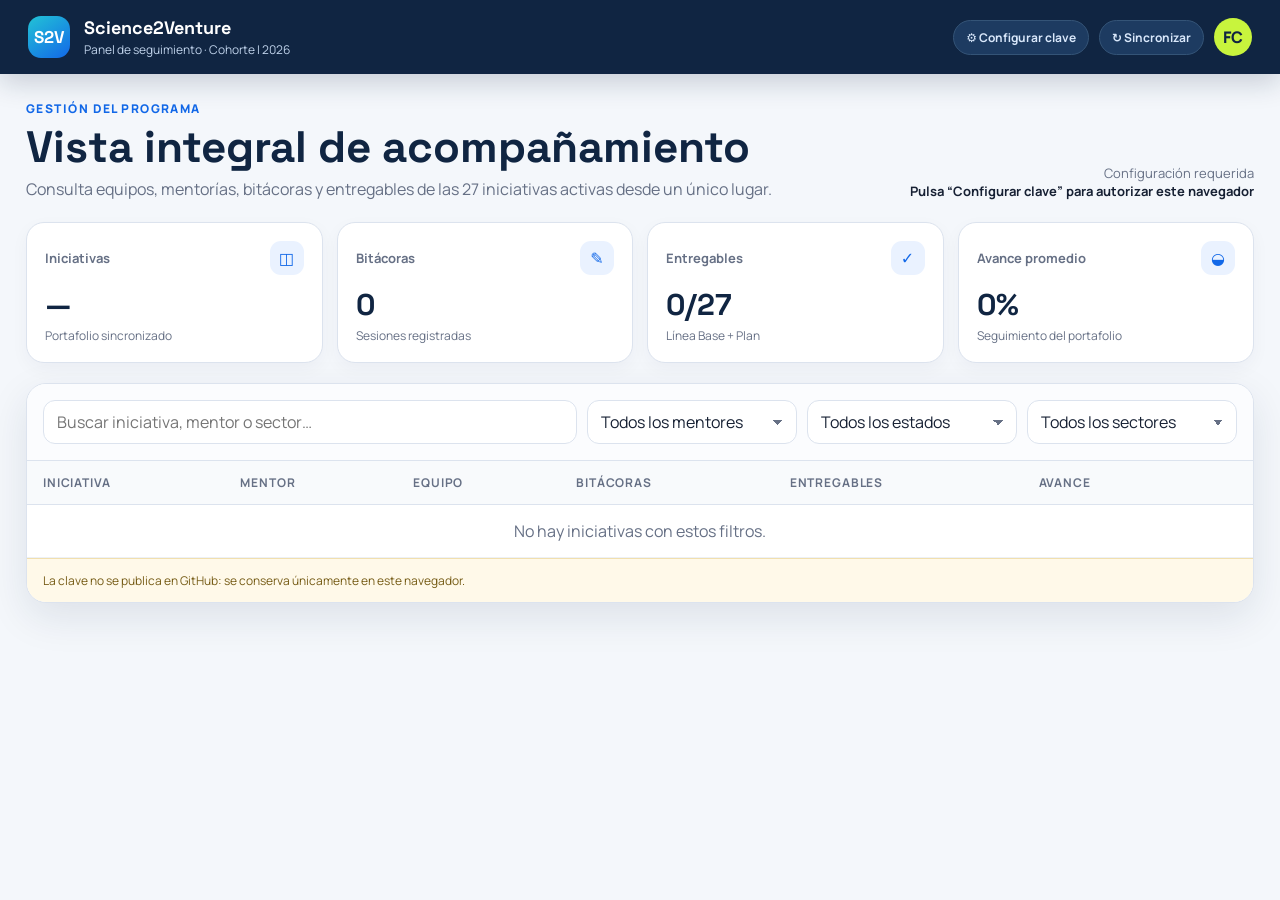
<file: admin/index.html>
<!doctype html>
<html lang="es">
<head>
  <meta charset="utf-8">
  <meta name="viewport" content="width=device-width,initial-scale=1">
  <meta name="robots" content="noindex,nofollow">
  <title>Science2Venture · Panel administrativo</title>
  <link rel="preconnect" href="https://fonts.googleapis.com">
  <link rel="preconnect" href="https://fonts.gstatic.com" crossorigin>
  <link href="https://fonts.googleapis.com/css2?family=Manrope:wght@400;500;600;700;800&family=Space+Grotesk:wght@600;700&display=swap" rel="stylesheet">
  <style>
    *{box-sizing:border-box} :root{--navy:#102542;--blue:#1268e8;--cyan:#22c3d6;--lime:#c8f43d;--paper:#f4f7fb;--white:#fff;--ink:#162033;--muted:#667085;--line:#dce3ee;--green:#0e9f6e;--amber:#d97706;--red:#d64545;--shadow:0 14px 40px rgba(16,37,66,.10)}
    html{font-size:16px}body{margin:0;font-family:Manrope,system-ui,sans-serif;color:var(--ink);background:var(--paper)}button,input,select{font:inherit}.app{min-height:100vh}.topbar{height:74px;background:var(--navy);color:white;display:flex;align-items:center;justify-content:space-between;padding:0 28px;position:sticky;top:0;z-index:20;box-shadow:0 8px 28px rgba(16,37,66,.2)}
    .brand{display:flex;align-items:center;gap:14px}.brandmark{width:42px;height:42px;border-radius:13px;background:linear-gradient(145deg,var(--cyan),var(--blue));display:grid;place-items:center;font:700 17px Space Grotesk}.brand h1{font:700 18px Space Grotesk;margin:0}.brand p{margin:2px 0 0;font-size:12px;color:#bfd2ea}.top-actions{display:flex;align-items:center;gap:10px}.demo-pill{background:#1d3b61;color:#d9e8fb;border:1px solid #345477;padding:8px 12px;border-radius:99px;font-size:12px;font-weight:700}.sync-btn{cursor:pointer}.sync-btn:disabled{opacity:.65;cursor:wait}.avatar{width:38px;height:38px;border-radius:50%;background:var(--lime);color:var(--navy);display:grid;place-items:center;font-weight:800}
    .shell{max-width:1500px;margin:auto;padding:26px}.hero{display:grid;grid-template-columns:1fr auto;gap:24px;align-items:end;margin-bottom:22px}.eyebrow{color:var(--blue);text-transform:uppercase;letter-spacing:.12em;font-size:12px;font-weight:800}.hero h2{font:700 clamp(28px,4vw,44px)/1.05 Space Grotesk;margin:7px 0 8px;color:var(--navy)}.hero p{margin:0;color:var(--muted);max-width:760px}.update{font-size:13px;color:var(--muted);text-align:right}.update strong{display:block;color:var(--ink)}
    .metrics{display:grid;grid-template-columns:repeat(4,1fr);gap:14px;margin:20px 0}.metric{background:var(--white);border:1px solid var(--line);border-radius:18px;padding:18px;box-shadow:0 6px 18px rgba(16,37,66,.04)}.metric-top{display:flex;justify-content:space-between;align-items:center}.metric-label{font-size:13px;color:var(--muted);font-weight:700}.metric-icon{width:34px;height:34px;border-radius:11px;background:#eaf2ff;color:var(--blue);display:grid;place-items:center}.metric-value{font:700 30px Space Grotesk;color:var(--navy);margin:10px 0 3px}.metric-note{font-size:12px;color:var(--muted)}
    .panel{background:white;border:1px solid var(--line);border-radius:20px;box-shadow:var(--shadow);overflow:hidden}.toolbar{padding:16px;display:grid;grid-template-columns:minmax(260px,1.4fr) repeat(3,minmax(150px,.55fr));gap:10px;border-bottom:1px solid var(--line);background:#fbfcfe}.control{height:44px;border:1px solid var(--line);border-radius:12px;background:white;padding:0 13px;color:var(--ink);outline:none}.control:focus{border-color:var(--blue);box-shadow:0 0 0 3px rgba(18,104,232,.12)}select.control{appearance:none;background-image:linear-gradient(45deg,transparent 50%,#667085 50%),linear-gradient(135deg,#667085 50%,transparent 50%);background-position:calc(100% - 18px) 19px,calc(100% - 13px) 19px;background-size:5px 5px,5px 5px;background-repeat:no-repeat;padding-right:34px}
    .table-wrap{overflow:auto}.table{width:100%;border-collapse:collapse;min-width:1040px}.table th{text-align:left;padding:13px 16px;font-size:12px;text-transform:uppercase;letter-spacing:.07em;color:var(--muted);background:#f8fafc;border-bottom:1px solid var(--line)}.table td{padding:15px 16px;border-bottom:1px solid #edf1f6;vertical-align:middle}.table tr:hover td{background:#f9fbff}.venture{display:flex;gap:12px;align-items:center}.venture-logo{width:43px;height:43px;border-radius:13px;display:grid;place-items:center;color:white;font-weight:800}.venture-name{font-weight:800;color:var(--navy);font-size:14px}.venture-meta{font-size:12px;color:var(--muted);margin-top:3px}.mentor{font-size:13px;font-weight:700}.progress{display:flex;align-items:center;gap:8px}.bar{width:78px;height:7px;border-radius:99px;background:#e8edf4;overflow:hidden}.bar i{height:100%;display:block;background:linear-gradient(90deg,var(--blue),var(--cyan));border-radius:99px}.progress span{font-size:12px;font-weight:800}.pill{display:inline-flex;align-items:center;gap:6px;border-radius:99px;padding:7px 10px;font-size:12px;font-weight:800}.pill.ok{background:#e7f8f1;color:#087c58}.pill.warn{background:#fff5df;color:#a65c00}.pill.empty{background:#f1f3f6;color:#697386}.dot{width:7px;height:7px;border-radius:50%;background:currentColor}.open{border:0;background:var(--navy);color:white;padding:9px 13px;border-radius:10px;font-weight:800;font-size:12px;cursor:pointer}.open:hover{background:var(--blue)}.empty-state{padding:40px;text-align:center;color:var(--muted)}
    .modal-bg{position:fixed;inset:0;background:rgba(5,20,40,.62);display:none;align-items:stretch;justify-content:flex-end;z-index:50}.modal-bg.show{display:flex}.drawer{width:min(660px,94vw);background:var(--paper);height:100%;overflow:auto;box-shadow:-20px 0 70px rgba(0,0,0,.22)}.drawer-head{background:var(--navy);color:white;padding:24px;position:sticky;top:0;z-index:2;display:flex;justify-content:space-between;gap:18px}.drawer-head h3{font:700 25px Space Grotesk;margin:4px 0}.drawer-head p{margin:0;color:#bfd2ea;font-size:13px}.close{width:40px;height:40px;border:1px solid #49627f;background:#1d3b61;color:white;border-radius:12px;font-size:22px;cursor:pointer}.drawer-body{padding:22px}.detail-grid{display:grid;grid-template-columns:repeat(3,1fr);gap:10px;margin-bottom:18px}.detail-stat{background:white;border:1px solid var(--line);border-radius:14px;padding:14px}.detail-stat b{display:block;font:700 22px Space Grotesk;color:var(--navy)}.detail-stat span{font-size:12px;color:var(--muted)}.tabs{display:flex;gap:8px;overflow:auto;margin:16px 0}.tab{border:1px solid var(--line);background:white;padding:10px 14px;border-radius:11px;font-weight:800;font-size:13px;cursor:pointer;white-space:nowrap}.tab.active{background:var(--navy);color:white;border-color:var(--navy)}.card{background:white;border:1px solid var(--line);border-radius:16px;padding:16px;margin-bottom:12px}.card h4{margin:0 0 5px;color:var(--navy);font-size:15px}.card p{margin:6px 0;color:var(--muted);font-size:13px;line-height:1.55}.card-meta{display:flex;justify-content:space-between;gap:10px;font-size:12px;color:var(--muted);margin-bottom:10px}.file{display:flex;align-items:center;justify-content:space-between;gap:14px}.file-icon{width:38px;height:38px;border-radius:10px;background:#edf4ff;color:var(--blue);display:grid;place-items:center;font-weight:800}.file-copy{flex:1}.file-copy b{font-size:13px}.file-copy small{display:block;color:var(--muted);margin-top:3px}.tag{display:inline-block;font-size:11px;font-weight:800;padding:5px 8px;border-radius:7px;background:#edf4ff;color:var(--blue)}.footnote{padding:13px 16px;background:#fff9e9;border-top:1px solid #f1dfae;color:#765c16;font-size:12px}
    @media(max-width:900px){.metrics{grid-template-columns:repeat(2,1fr)}.toolbar{grid-template-columns:1fr 1fr}.hero{grid-template-columns:1fr}.update{text-align:left}.topbar{padding:0 16px}.demo-pill{display:none}.shell{padding:18px}.detail-grid{grid-template-columns:1fr 1fr}}
    @media(max-width:560px){.metrics{grid-template-columns:1fr 1fr}.metric{padding:14px}.metric-value{font-size:25px}.toolbar{grid-template-columns:1fr}.brand p{display:none}.detail-grid{grid-template-columns:1fr}.hero h2{font-size:31px}}
  </style>
</head>
<body><div class="app">
  <header class="topbar"><div class="brand"><div class="brandmark">S2V</div><div><h1>Science2Venture</h1><p>Panel de seguimiento · Cohorte I 2026</p></div></div><div class="top-actions"><button class="demo-pill sync-btn" id="configBtn">⚙ Configurar clave</button><button class="demo-pill sync-btn" id="syncBtn">↻ Sincronizar</button><div class="avatar">FC</div></div></header>
  <main class="shell">
    <section class="hero"><div><div class="eyebrow">Gestión del programa</div><h2>Vista integral de acompañamiento</h2><p>Consulta equipos, mentorías, bitácoras y entregables de las 27 iniciativas activas desde un único lugar.</p></div><div class="update" id="syncStatus">Conectando con Mentor View<strong>Sincronización en curso…</strong></div></section>
    <section class="metrics" id="metrics"></section>
    <section class="panel">
      <div class="toolbar"><input class="control" id="search" placeholder="Buscar iniciativa, mentor o sector…"><select class="control" id="mentor"><option value="">Todos los mentores</option></select><select class="control" id="status"><option value="">Todos los estados</option><option value="completo">Entregables completos</option><option value="parcial">Avance parcial</option><option value="pendiente">Pendiente</option></select><select class="control" id="sector"><option value="">Todos los sectores</option></select></div>
      <div class="table-wrap"><table class="table"><thead><tr><th>Iniciativa</th><th>Mentor</th><th>Equipo</th><th>Bitácoras</th><th>Entregables</th><th>Avance</th><th></th></tr></thead><tbody id="rows"></tbody></table></div>
      <div class="footnote" id="dataNote">Este panel consulta las mismas fuentes y flujos de seguimiento que Mentor View desde GitHub Pages. El acceso debe permanecer restringido al equipo autorizado.</div>
    </section>
  </main>
  <div class="modal-bg" id="modal"><aside class="drawer" role="dialog" aria-modal="true"><div class="drawer-head"><div><div class="eyebrow" style="color:#7ddce7">Ficha de seguimiento</div><h3 id="drawerTitle"></h3><p id="drawerSub"></p></div><button class="close" id="close" aria-label="Cerrar">×</button></div><div class="drawer-body" id="drawerBody"></div></aside></div>
<script>
const API={
  admin:'https://science2venture-api.afcaballero.workers.dev/admin/seguimiento',
  excluded:['Biomuseo Nacional del Queso','Formulación de un hidrogel cosmético']
};
const colors=['#1268e8','#0e9f6e','#7c3aed','#e06b2d','#0284c7','#c026d3']; let ventures=[];
const els={rows:document.querySelector('#rows'),search:document.querySelector('#search'),mentor:document.querySelector('#mentor'),status:document.querySelector('#status'),sector:document.querySelector('#sector'),metrics:document.querySelector('#metrics'),modal:document.querySelector('#modal'),title:document.querySelector('#drawerTitle'),sub:document.querySelector('#drawerSub'),body:document.querySelector('#drawerBody')};
const uniq=k=>[...new Set(ventures.map(v=>v[k]).filter(Boolean))].sort();
function refillFilters(){const m=els.mentor.value,s=els.sector.value;els.mentor.innerHTML='<option value="">Todos los mentores</option>';els.sector.innerHTML='<option value="">Todos los sectores</option>';uniq('mentor').forEach(x=>els.mentor.insertAdjacentHTML('beforeend',`<option>${x}</option>`));uniq('sector').forEach(x=>els.sector.insertAdjacentHTML('beforeend',`<option>${x}</option>`));els.mentor.value=m;els.sector.value=s}
function clean(v){return String(v??'').trim()} function plain(v){return clean(v).normalize('NFD').replace(/[\u0300-\u036f]/g,'').toLowerCase()}
function isExcluded(name){return API.excluded.some(x=>plain(name).includes(plain(x)))}
function docType(d){return plain(d.TipoDocumento??d.tipoDocumento??d.tipo??'')+' '+plain(d.Nombre??d.nombreArchivo??d.FileLeafRef??'')}
function initDoc(d,term){return docType(d).includes(term)}
function projectName(p){return clean(p.displayName||p.name||p.result?.name)}
function trackingItems(t,name,key){return (Array.isArray(t?.[key])?t[key]:[]).filter(x=>plain(x.iniciativa??x.Iniciativa??x.empresa??'')===plain(name))}
function mapAdminData(payload){let id=0;return (payload.mentores||[]).flatMap((group,index)=>(group.projects||[]).filter(p=>!isExcluded(projectName(p))).map((p,j)=>{const name=projectName(p),docs=trackingItems(group,name,'archivos'),logs=trackingItems(group,name,'bitacoras'),linea=docs.some(d=>initDoc(d,'diagnost')||initDoc(d,'linea base')),plan=docs.some(d=>initDoc(d,'plan de trabajo')),members=(p.team||[]).length,progress=Math.min(100,15+(linea?30:0)+(plan?30:0)+Math.min(25,logs.length*12.5));return{id:++id,name,mentor:clean(group.mentor),sector:clean(p.result?.category||p.result?.sector||p.route||'Sin clasificar'),members,logs:logs.length,logItems:logs,deliveries:docs.length,linea,plan,docs,progress:Math.round(progress),color:colors[(index+j)%colors.length],lead:clean(p.result?.leader||p.team?.find(x=>plain(x.leader)==='si')?.role||'Liderazgo de iniciativa'),team:p.team||[]}}))}
function storedKey(){return localStorage.getItem('s2v-admin-key')||''}
async function configureAccess(){const value=prompt('Ingresa la clave administrativa de Science2Venture. Se guardará únicamente en este navegador.',storedKey());if(value===null)return;const key=value.trim();if(!/^[a-f0-9]{64}$/i.test(key)){alert('La clave administrativa no tiene el formato esperado.');return}localStorage.setItem('s2v-admin-key',key);await loadLive()}
async function loadLive(){const btn=document.querySelector('#syncBtn'),status=document.querySelector('#syncStatus'),note=document.querySelector('#dataNote'),key=storedKey();if(!key){status.innerHTML='Configuración requerida<strong>Pulsa “Configurar clave” para autorizar este navegador</strong>';note.textContent='La clave no se publica en GitHub: se conserva únicamente en este navegador.';ventures=[];metrics();render();return}btn.disabled=true;btn.textContent='↻ Sincronizando…';status.innerHTML='Conectando con Mentor View<strong>Consultando los flujos autorizados…</strong>';try{const response=await fetch(API.admin,{method:'POST',headers:{'Content-Type':'application/json; charset=utf-8','X-S2V-Admin':key},body:'{}'});if(!response.ok)throw new Error('Seguimiento '+response.status);const payload=await response.json();ventures=mapAdminData(payload);if(!ventures.length)throw new Error('Sin datos disponibles');refillFilters();metrics();render();status.innerHTML=`Última sincronización<strong>${new Date().toLocaleString('es-CO')}</strong>`;note.textContent=`Datos en vivo desde los flujos de Mentor View: ${ventures.length} iniciativas y ${ventures.reduce((n,v)=>n+v.logs,0)} bitácoras sincronizadas.`}catch(e){status.innerHTML='No fue posible sincronizar<strong>Verifica la clave o el estado del Worker</strong>';note.textContent='La clave permanece únicamente en este navegador.';ventures=[];refillFilters();metrics();render()}finally{btn.disabled=false;btn.textContent='↻ Sincronizar'}}
function stateOf(v){return v.linea&&v.plan?'completo':(v.linea||v.plan||v.logs>2?'parcial':'pendiente')}
function filtered(){const q=els.search.value.toLowerCase().trim();return ventures.filter(v=>(!q||[v.name,v.mentor,v.sector].some(x=>x.toLowerCase().includes(q)))&&(!els.mentor.value||v.mentor===els.mentor.value)&&(!els.sector.value||v.sector===els.sector.value)&&(!els.status.value||stateOf(v)===els.status.value))}
function metrics(){const complete=ventures.filter(v=>stateOf(v)==='completo').length,totalLogs=ventures.reduce((a,v)=>a+v.logs,0),avg=ventures.length?Math.round(ventures.reduce((a,v)=>a+v.progress,0)/ventures.length):0;els.metrics.innerHTML=[[ventures.length||'—','Iniciativas','Portafolio sincronizado','◫'],[totalLogs,'Bitácoras','Sesiones registradas','✎'],[complete+'/'+(ventures.length||27),'Entregables','Línea Base + Plan','✓'],[avg+'%','Avance promedio','Seguimiento del portafolio','◒']].map(m=>`<article class="metric"><div class="metric-top"><span class="metric-label">${m[1]}</span><span class="metric-icon">${m[3]}</span></div><div class="metric-value">${m[0]}</div><div class="metric-note">${m[2]}</div></article>`).join('')}
function render(){const list=filtered();els.rows.innerHTML=list.length?list.map(v=>{const s=stateOf(v),label=s==='completo'?'Completo':s==='parcial'?'Parcial':'Pendiente';return `<tr><td><div class="venture"><div class="venture-logo" style="background:${v.color}">${v.name.split(/\s/).map(x=>x[0]).join('').slice(0,2)}</div><div><div class="venture-name">${v.name}</div><div class="venture-meta">${v.sector}</div></div></div></td><td><div class="mentor">${v.mentor}</div><div class="venture-meta">Mentoría especializada</div></td><td><b>${v.members}</b> <span class="venture-meta">personas</span></td><td><b>${v.logs}</b></td><td><span class="pill ${s==='completo'?'ok':s==='parcial'?'warn':'empty'}"><span class="dot"></span>${label}</span></td><td><div class="progress"><div class="bar"><i style="width:${v.progress}%"></i></div><span>${v.progress}%</span></div></td><td><button class="open" onclick="openV(${v.id})">Ver ficha</button></td></tr>`}).join(''):`<tr><td colspan="7" class="empty-state">No hay iniciativas con estos filtros.</td></tr>`}
function dateOf(x){const d=x.recordedAt||x.fechaSesion||x.FechaSesion||x.fechaCarga||x.Created;return d?new Date(d).toLocaleDateString('es-CO',{day:'numeric',month:'long',year:'numeric'}):'Sin fecha'}
function logCards(v){if(!v.logItems.length)return '<div class="empty-state">No hay bitácoras sincronizadas para esta iniciativa.</div>';return v.logItems.map((x,i)=>`<article class="card"><div class="card-meta"><b>Bitácora ${i+1}</b><span>${dateOf(x)}</span></div><h4>Sesión ${clean(x.sesionNumero||x.SesionNumero||'—')} · Etapa ${clean(x.etapa||x.Etapa||'—')}</h4><p><b>Avances:</b> ${clean(x.avances||x.Avances||'Sin información')}</p><p><b>Compromisos:</b> ${clean(x.compromisos||x.Compromisos||'Sin información')}</p><span class="tag">${v.mentor}</span></article>`).join('')}
function files(v){const base=[{name:'Línea Base / Diagnóstico',ok:v.linea},{name:'Plan de Trabajo Individual',ok:v.plan}];const actual=v.docs.map(d=>({name:clean(d.Nombre||d.nombreArchivo||d.FileLeafRef||d.tipoDocumento||'Archivo asociado'),ok:true,date:dateOf(d)}));return [...base,...actual].map(x=>`<article class="card file"><div class="file-icon">DOC</div><div class="file-copy"><b>${x.name}</b><small>${x.ok?(x.date?'Asociado · '+x.date:'Registrado en Mentor View'):'Pendiente de asociación'}</small></div><span class="pill ${x.ok?'ok':'empty'}">${x.ok?'Disponible':'Pendiente'}</span></article>`).join('')}
window.openV=id=>{const v=ventures.find(x=>x.id===id);els.title.textContent=v.name;els.sub.textContent=v.sector+' · '+v.mentor;els.body.innerHTML=`<div class="detail-grid"><div class="detail-stat"><b>${v.progress}%</b><span>avance general</span></div><div class="detail-stat"><b>${v.logs}</b><span>bitácoras</span></div><div class="detail-stat"><b>${v.members}</b><span>integrantes</span></div></div><div class="tabs"><button class="tab active" data-tab="summary">Resumen</button><button class="tab" data-tab="logs">Bitácoras</button><button class="tab" data-tab="files">Entregables</button><button class="tab" data-tab="team">Equipo</button></div><div id="tabContent"></div>`;const show=t=>{document.querySelectorAll('.tab').forEach(b=>b.classList.toggle('active',b.dataset.tab===t));const c=document.querySelector('#tabContent');if(t==='summary')c.innerHTML=`<article class="card"><h4>Estado del acompañamiento</h4><p>La iniciativa registra un avance calculado de <b>${v.progress}%</b>. Su mentor asignado es <b>${v.mentor}</b> y pertenece a <b>${v.sector}</b>.</p></article><article class="card"><h4>Próximo hito</h4><p>Actualizar bitácoras y completar los entregables pendientes de la etapa actual.</p></article>`;if(t==='logs')c.innerHTML=logCards(v);if(t==='files')c.innerHTML=files(v);if(t==='team')c.innerHTML=`<article class="card"><h4>Equipo de ${v.name}</h4><p>${v.members} integrantes registrados en Mentor View.</p></article>${v.team.map((x,i)=>`<article class="card file"><div class="venture-logo" style="background:${v.color}">${clean(x.name).split(/\s/).map(y=>y[0]).join('').slice(0,2)||i+1}</div><div class="file-copy"><b>${clean(x.name)||'Integrante '+(i+1)}</b><small>${clean(x.role)||'Rol no registrado'}</small></div><span class="tag">${plain(x.leader)==='si'?'Líder':'Equipo'}</span></article>`).join('')}`};document.querySelectorAll('.tab').forEach(b=>b.onclick=()=>show(b.dataset.tab));show('summary');els.modal.classList.add('show');document.body.style.overflow='hidden'};
function close(){els.modal.classList.remove('show');document.body.style.overflow=''}document.querySelector('#close').onclick=close;document.querySelector('#syncBtn').onclick=loadLive;document.querySelector('#configBtn').onclick=configureAccess;els.modal.onclick=e=>{if(e.target===els.modal)close()};document.addEventListener('keydown',e=>{if(e.key==='Escape')close()});[els.search,els.mentor,els.status,els.sector].forEach(e=>e.addEventListener(e.tagName==='INPUT'?'input':'change',render));metrics();render();loadLive();
</script></div></body></html>
</file>
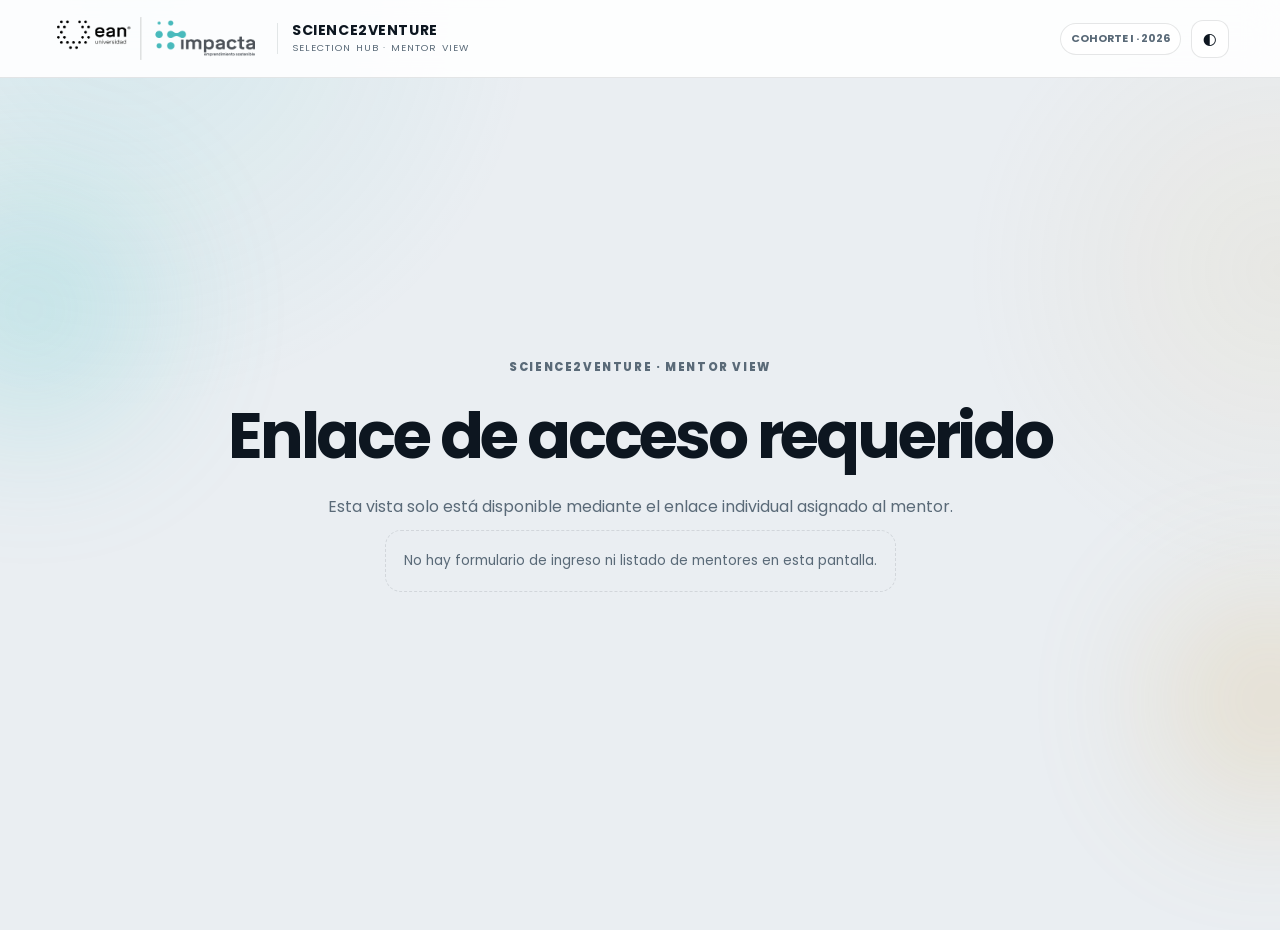
<file: mentores/index.html>
<!doctype html>
<html lang="es" data-theme="light">
<head>
  <meta charset="utf-8">
  <meta name="viewport" content="width=device-width,initial-scale=1">
  <meta name="robots" content="noindex,nofollow,noarchive">
  <title>Science2Venture · Mentor View</title>
  <meta name="description" content="Science2Venture · Cohorte I 2026 · Mentor View">
  <link rel="stylesheet" href="./assets/mentor.css?v=64">
</head>
<body>
  <div class="ambient ambient-a"></div>
  <div class="ambient ambient-b"></div>
  <header class="topbar">
    <a class="brand" href="#" aria-label="Science2Venture · EAN Impacta">
      <span class="brand-logo-wrap" aria-hidden="true">
        <img class="brand-logo brand-logo-light" src="../assets/logo-ean-impacta-color.png" alt="">
        <img class="brand-logo brand-logo-dark" src="../assets/logo-ean-impacta-white.png" alt="">
      </span>
      <span class="brand-copy"><b>SCIENCE2VENTURE</b><small>SELECTION HUB · MENTOR VIEW</small></span>
    </a>
    <div class="top-actions">
      <span class="cohort-chip">COHORTE I · 2026</span>
      <button class="theme-btn" id="themeBtn" type="button" aria-label="Cambiar tema">◐</button>
    </div>
  </header>

  <main id="app" class="app-shell">
    <section class="access-state" id="loadingState">
      <div class="spinner" aria-hidden="true"></div>
      <p class="eyebrow">SCIENCE2VENTURE · COHORTE I 2026</p>
      <h1>Cargando Mentor View</h1>
      <p>Estamos preparando las iniciativas asignadas a este enlace.</p>
    </section>
  </main>

  <script src="./assets/docs-config.js?v=59"></script>
  <script src="./assets/mentor.js?v=66"></script>
</body>
</html>
</file>
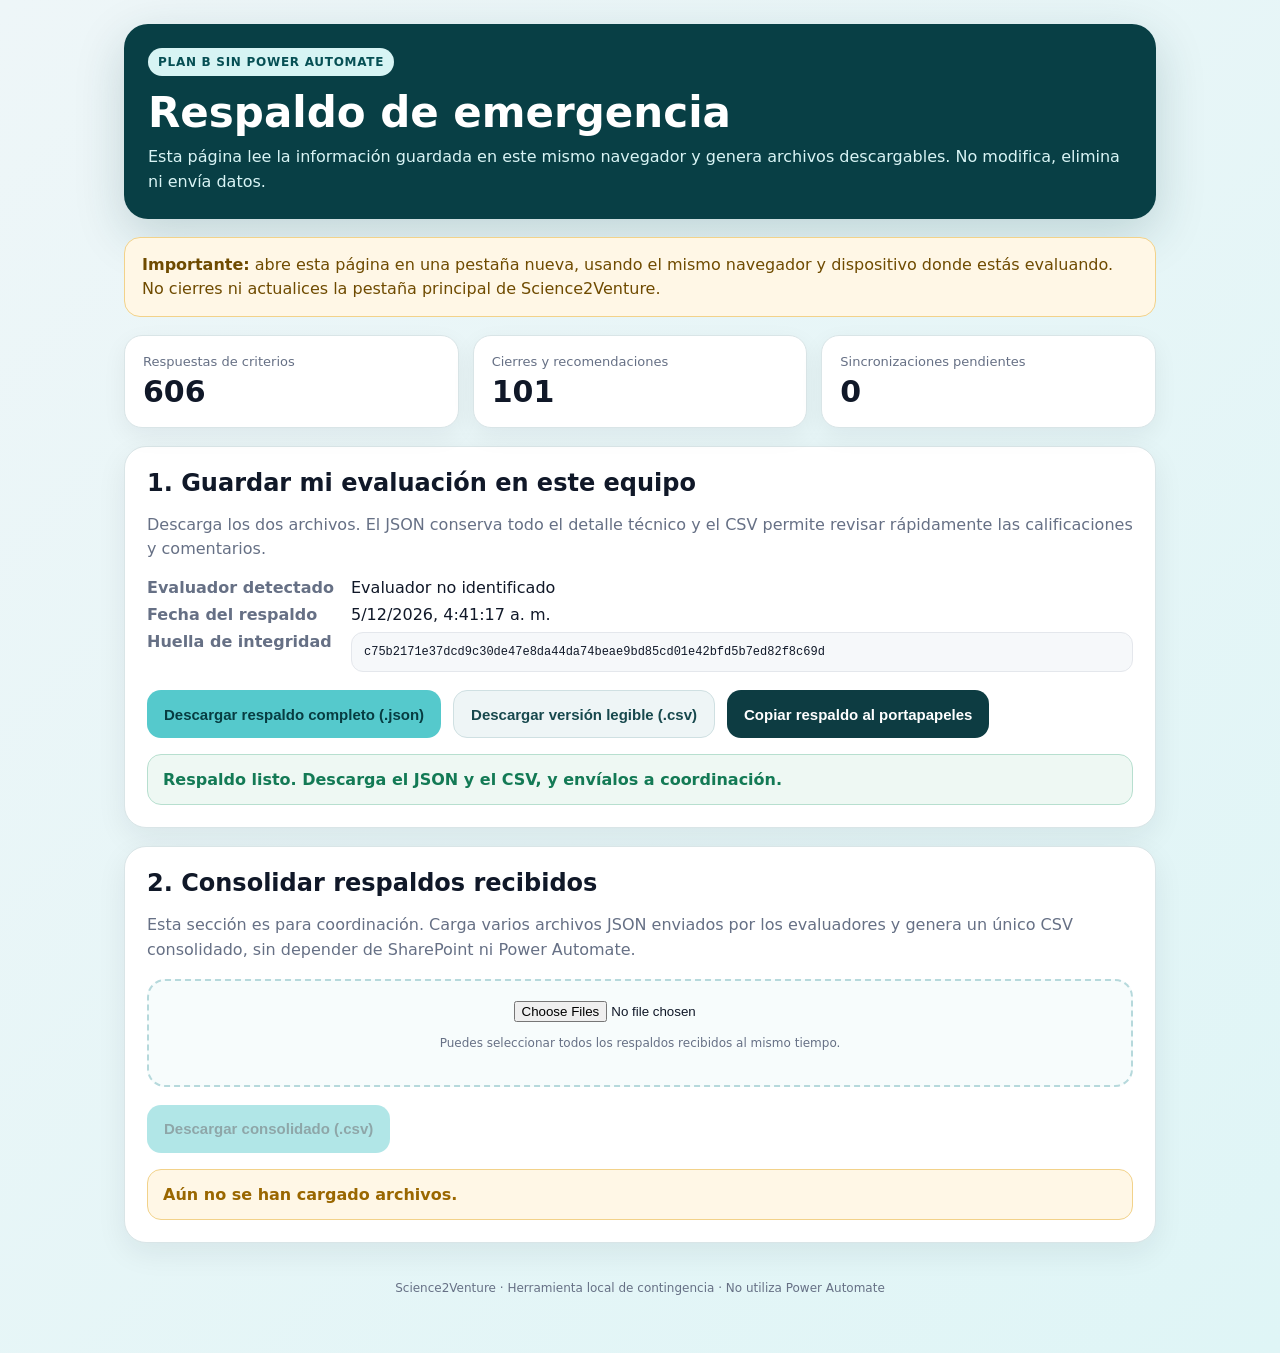
<file: respaldo-emergencia.html>
<!doctype html>
<html lang="es">
<head>
  <meta charset="utf-8" />
  <meta name="viewport" content="width=device-width,initial-scale=1" />
  <title>Science2Venture · Respaldo de emergencia</title>
  <meta name="robots" content="noindex,nofollow" />
  <style>
    :root{--bg:#eef8f9;--card:#fff;--ink:#101828;--muted:#667085;--line:#d9e5e7;--teal:#0b7f86;--teal2:#55c9cc;--ok:#137a55;--warn:#9a6700;--danger:#b42318}
    *{box-sizing:border-box} body{margin:0;font-family:Inter,ui-sans-serif,system-ui,-apple-system,BlinkMacSystemFont,"Segoe UI",sans-serif;background:linear-gradient(135deg,#eef6f8,#dff5f6);color:var(--ink)}
    .wrap{max-width:1080px;margin:0 auto;padding:24px}.hero{background:#083f45;color:#fff;border-radius:24px;padding:24px;box-shadow:0 16px 50px rgba(8,63,69,.18)}
    .hero h1{margin:0 0 8px;font-size:clamp(26px,4vw,42px)}.hero p{margin:0;line-height:1.55;color:#d9f4f5}.badge{display:inline-block;margin-bottom:12px;padding:7px 10px;border-radius:999px;background:#d7f4f4;color:#064f54;font-weight:800;font-size:12px;letter-spacing:.06em;text-transform:uppercase}
    .alert{margin:18px 0;background:#fff7e6;border:1px solid #f2d28a;color:#6f4b00;border-radius:16px;padding:15px 17px;line-height:1.5}.grid{display:grid;grid-template-columns:repeat(3,1fr);gap:14px;margin:18px 0}.metric{background:var(--card);border:1px solid var(--line);border-radius:18px;padding:18px;box-shadow:0 8px 24px rgba(16,24,40,.06)}.metric span{display:block;color:var(--muted);font-size:13px}.metric strong{display:block;font-size:30px;margin-top:5px}.card{background:var(--card);border:1px solid var(--line);border-radius:22px;padding:22px;margin:18px 0;box-shadow:0 10px 30px rgba(16,24,40,.07)}.card h2{margin:0 0 8px}.card p{color:var(--muted);line-height:1.55}.actions{display:flex;gap:12px;flex-wrap:wrap;margin-top:18px}.btn{appearance:none;border:0;border-radius:14px;padding:13px 17px;font-weight:800;font-size:15px;cursor:pointer;min-height:48px}.btn.primary{background:var(--teal2);color:#073c41}.btn.secondary{background:#eef5f6;color:#17484d;border:1px solid #cfe0e2}.btn.dark{background:#0d3c42;color:#fff}.btn:disabled{opacity:.45;cursor:not-allowed}.status{margin-top:16px;border-radius:14px;padding:13px 15px;background:#eef8f3;color:var(--ok);border:1px solid #b7dfcf;font-weight:700;line-height:1.45}.status.warn{background:#fff7e6;color:var(--warn);border-color:#f2d28a}.status.err{background:#fff0ee;color:var(--danger);border-color:#f4b8b1}.kv{display:grid;grid-template-columns:190px 1fr;gap:8px 14px;margin-top:15px}.kv div:nth-child(odd){color:var(--muted);font-weight:700}.code{font-family:ui-monospace,SFMono-Regular,Menlo,monospace;background:#f6f8fa;border:1px solid #e4e7ec;border-radius:12px;padding:12px;word-break:break-all;font-size:12px}.drop{border:2px dashed #b6d9dc;border-radius:18px;padding:20px;text-align:center;background:#f7fcfc}.small{font-size:12px;color:var(--muted)}.footer{padding:20px 0 34px;color:#667085;text-align:center;font-size:12px}
    @media(max-width:760px){.wrap{padding:12px}.grid{grid-template-columns:1fr}.kv{grid-template-columns:1fr}.btn{width:100%}.hero,.card{border-radius:18px}}
  </style>
</head>
<body>
  <main class="wrap">
    <section class="hero">
      <span class="badge">Plan B sin Power Automate</span>
      <h1>Respaldo de emergencia</h1>
      <p>Esta página lee la información guardada en este mismo navegador y genera archivos descargables. No modifica, elimina ni envía datos.</p>
    </section>

    <div class="alert"><strong>Importante:</strong> abre esta página en una pestaña nueva, usando el mismo navegador y dispositivo donde estás evaluando. No cierres ni actualices la pestaña principal de Science2Venture.</div>

    <section class="grid">
      <article class="metric"><span>Respuestas de criterios</span><strong id="mResponses">0</strong></article>
      <article class="metric"><span>Cierres y recomendaciones</span><strong id="mFinals">0</strong></article>
      <article class="metric"><span>Sincronizaciones pendientes</span><strong id="mPending">0</strong></article>
    </section>

    <section class="card">
      <h2>1. Guardar mi evaluación en este equipo</h2>
      <p>Descarga los dos archivos. El JSON conserva todo el detalle técnico y el CSV permite revisar rápidamente las calificaciones y comentarios.</p>
      <div class="kv">
        <div>Evaluador detectado</div><div id="who">No identificado todavía</div>
        <div>Fecha del respaldo</div><div id="when">—</div>
        <div>Huella de integridad</div><div class="code" id="hash">Calculando…</div>
      </div>
      <div class="actions">
        <button class="btn primary" id="downloadJson">Descargar respaldo completo (.json)</button>
        <button class="btn secondary" id="downloadCsv">Descargar versión legible (.csv)</button>
        <button class="btn dark" id="copyBackup">Copiar respaldo al portapapeles</button>
      </div>
      <div class="status" id="status">Preparando el respaldo local…</div>
    </section>

    <section class="card">
      <h2>2. Consolidar respaldos recibidos</h2>
      <p>Esta sección es para coordinación. Carga varios archivos JSON enviados por los evaluadores y genera un único CSV consolidado, sin depender de SharePoint ni Power Automate.</p>
      <div class="drop">
        <input type="file" id="files" accept="application/json,.json" multiple />
        <p class="small">Puedes seleccionar todos los respaldos recibidos al mismo tiempo.</p>
      </div>
      <div class="actions"><button class="btn primary" id="downloadMerged" disabled>Descargar consolidado (.csv)</button></div>
      <div class="status warn" id="mergeStatus">Aún no se han cargado archivos.</div>
    </section>

    <div class="footer">Science2Venture · Herramienta local de contingencia · No utiliza Power Automate</div>
  </main>

<script>
(function(){
  'use strict';
  const KEYS = {
    session:'s2v_session_v30', responses:'s2v_component_responses_v30', finals:'s2v_final_recommendations_v30',
    assignments:'s2v_assignments_v30', evaluators:'s2v_evaluators_v30', panels:'s2v_evaluation_panels_v30', pending:'s2v_pending_api_sync_v1'
  };
  const $ = id => document.getElementById(id);
  const safeParse = (raw,fallback) => { try{return raw?JSON.parse(raw):fallback}catch(e){return fallback} };
  const clean = v => String(v ?? '').replace(/[\u0000-\u001F\u007F]/g,' ').trim();
  const csvCell = v => '"'+String(v ?? '').replace(/"/g,'""')+'"';
  const nowIso = () => new Date().toISOString();
  const slug = v => clean(v).normalize('NFD').replace(/[\u0300-\u036f]/g,'').replace(/[^a-zA-Z0-9_-]+/g,'-').replace(/^-+|-+$/g,'').slice(0,50) || 'evaluador';
  const saveFile = (name, content, type) => { const blob=new Blob([content],{type}); const url=URL.createObjectURL(blob); const a=document.createElement('a'); a.href=url; a.download=name; document.body.appendChild(a); a.click(); a.remove(); setTimeout(()=>URL.revokeObjectURL(url),1500); };

  function allS2VRaw(){ const out={}; for(let i=0;i<localStorage.length;i++){ const k=localStorage.key(i); if(k && k.startsWith('s2v_')) out[k]=localStorage.getItem(k); } return out; }
  function detect(){
    const session=safeParse(localStorage.getItem(KEYS.session),{});
    const responses=safeParse(localStorage.getItem(KEYS.responses),{});
    const finals=safeParse(localStorage.getItem(KEYS.finals),{});
    const assignments=safeParse(localStorage.getItem(KEYS.assignments),[]);
    const evaluators=safeParse(localStorage.getItem(KEYS.evaluators),[]);
    const panels=safeParse(localStorage.getItem(KEYS.panels),[]);
    const pending=safeParse(localStorage.getItem(KEYS.pending),{});
    const userId=clean(session.userId || session.id || session.evaluatorId);
    const evaluator=(Array.isArray(evaluators)?evaluators:[]).find(e=>clean(e.id)===userId) || {};
    const userName=clean(evaluator.name || evaluator.username || session.name || session.username || userId || 'Evaluador no identificado');
    const ownResponses={}; Object.entries(responses||{}).forEach(([k,v])=>{ if(!userId || clean(v?.evaluatorId)===userId || k.startsWith(userId+'|')) ownResponses[k]=v; });
    const ownFinals={}; Object.entries(finals||{}).forEach(([k,v])=>{ if(!userId || clean(v?.evaluatorId)===userId || k.startsWith(userId+'|')) ownFinals[k]=v; });
    const snapshot={
      schema:'s2v-emergency-backup-v1', generatedAt:nowIso(), origin:location.origin, href:location.href,
      browser:navigator.userAgent, evaluator:{id:userId,name:userName,session},
      counts:{responses:Object.keys(ownResponses).length,finalRecommendations:Object.keys(ownFinals).length,pendingSyncs:Object.keys(pending||{}).length},
      responses:ownResponses, finalRecommendations:ownFinals, pendingSyncs:pending,
      assignments:Array.isArray(assignments)?assignments.filter(a=>!userId || clean(a.evaluatorId)===userId || clean(a.userId)===userId || clean(a.evaluadorId)===userId):[],
      panels, rawS2VLocalStorage:allS2VRaw()
    };
    return {snapshot,userName};
  }
  async function sha256(text){ try{ const buf=await crypto.subtle.digest('SHA-256',new TextEncoder().encode(text)); return [...new Uint8Array(buf)].map(b=>b.toString(16).padStart(2,'0')).join(''); }catch(e){ return 'no-disponible'; } }
  function rowsFromSnapshot(s){
    const rows=[]; const evaluatorId=clean(s?.evaluator?.id); const evaluator=clean(s?.evaluator?.name);
    Object.values(s?.responses||{}).forEach(v=>rows.push({recordType:'criterio',evaluatorId,evaluator,initiativeId:clean(v?.initiativeId),criterionKey:clean(v?.criterionKey),status:clean(v?.status),score:v?.score??'',updatedAt:clean(v?.updatedAt),sentAt:clean(v?.sentAt),ratings:JSON.stringify(v?.ratings??{}),comments:JSON.stringify(v?.comments??{}),criterionComment:clean(v?.criterionComment),confidentialNote:clean(v?.confidentialNote),recommendation:clean(v?.recommendation),strengths:'',gaps:'',teamFeedback:''}));
    Object.values(s?.finalRecommendations||{}).forEach(v=>rows.push({recordType:'cierre',evaluatorId,evaluator,initiativeId:clean(v?.initiativeId),criterionKey:'cierreFinal',status:clean(v?.status),score:'',updatedAt:clean(v?.updatedAt),sentAt:clean(v?.sentAt),ratings:'',comments:'',criterionComment:'',confidentialNote:clean(v?.confidentialNote||v?.justification),recommendation:clean(v?.recommendation),strengths:clean(v?.strengths),gaps:clean(v?.gaps),teamFeedback:clean(v?.teamFeedback)}));
    return rows;
  }
  function csvFromRows(rows){ const cols=['recordType','evaluatorId','evaluator','initiativeId','criterionKey','status','score','updatedAt','sentAt','ratings','comments','criterionComment','confidentialNote','recommendation','strengths','gaps','teamFeedback']; return '\uFEFF'+[cols.map(csvCell).join(','),...rows.map(r=>cols.map(c=>csvCell(r[c])).join(','))].join('\r\n'); }

  let current=null, jsonText='', digest='';
  async function init(){
    try{
      const d=detect(); current=d.snapshot; jsonText=JSON.stringify(current,null,2); digest=await sha256(jsonText); current.integrity={algorithm:'SHA-256',value:digest}; jsonText=JSON.stringify(current,null,2);
      $('who').textContent=d.userName; $('when').textContent=new Date(current.generatedAt).toLocaleString('es-CO'); $('hash').textContent=digest;
      $('mResponses').textContent=current.counts.responses; $('mFinals').textContent=current.counts.finalRecommendations; $('mPending').textContent=current.counts.pendingSyncs;
      if(current.counts.responses===0 && current.counts.finalRecommendations===0){ $('status').className='status err'; $('status').textContent='No se encontraron evaluaciones locales para este usuario. Verifica que abriste esta página en el mismo navegador y dispositivo de la evaluación.'; }
      else { $('status').textContent='Respaldo listo. Descarga el JSON y el CSV, y envíalos a coordinación.'; }
    }catch(e){ $('status').className='status err'; $('status').textContent='No fue posible leer el almacenamiento local: '+e.message; }
  }
  $('downloadJson').addEventListener('click',()=>{ if(!current)return; const stamp=current.generatedAt.replace(/[:.]/g,'-'); saveFile(`S2V_respaldo_${slug(current.evaluator.name)}_${stamp}.json`,jsonText,'application/json;charset=utf-8'); $('status').textContent='JSON descargado. Conserva este archivo y envíalo a coordinación.'; });
  $('downloadCsv').addEventListener('click',()=>{ if(!current)return; const stamp=current.generatedAt.replace(/[:.]/g,'-'); saveFile(`S2V_evaluacion_${slug(current.evaluator.name)}_${stamp}.csv`,csvFromRows(rowsFromSnapshot(current)),'text/csv;charset=utf-8'); $('status').textContent='CSV descargado. También descarga el JSON como respaldo completo.'; });
  $('copyBackup').addEventListener('click',async()=>{ try{await navigator.clipboard.writeText(jsonText); $('status').textContent='Respaldo copiado al portapapeles. Pégalo en un archivo de texto o mensaje privado a coordinación.';}catch(e){$('status').className='status err';$('status').textContent='El navegador bloqueó el portapapeles. Usa la descarga JSON.';} });

  let mergedRows=[];
  $('files').addEventListener('change',async e=>{
    mergedRows=[]; let valid=0, invalid=0; const seen=new Map();
    for(const file of [...e.target.files]){
      try{ const s=JSON.parse(await file.text()); if(!s || !s.schema || !s.responses) throw new Error('Formato no reconocido'); valid++; for(const r of rowsFromSnapshot(s)){ const key=[r.recordType,r.evaluatorId,r.initiativeId,r.criterionKey].join('|'); const prev=seen.get(key); if(!prev || clean(r.updatedAt)>clean(prev.updatedAt)) seen.set(key,r); } }catch(err){invalid++;}
    }
    mergedRows=[...seen.values()].sort((a,b)=>`${a.evaluator}|${a.initiativeId}|${a.criterionKey}`.localeCompare(`${b.evaluator}|${b.initiativeId}|${b.criterionKey}`));
    $('downloadMerged').disabled=!mergedRows.length; $('mergeStatus').className=invalid?'status warn':'status'; $('mergeStatus').textContent=`${valid} respaldo(s) válido(s), ${invalid} inválido(s), ${mergedRows.length} registro(s) únicos listos para consolidar.`;
  });
  $('downloadMerged').addEventListener('click',()=>{ if(!mergedRows.length)return; saveFile(`S2V_consolidado_emergencia_${nowIso().replace(/[:.]/g,'-')}.csv`,csvFromRows(mergedRows),'text/csv;charset=utf-8'); });
  init();
})();
</script>
</body>
</html>
</file>
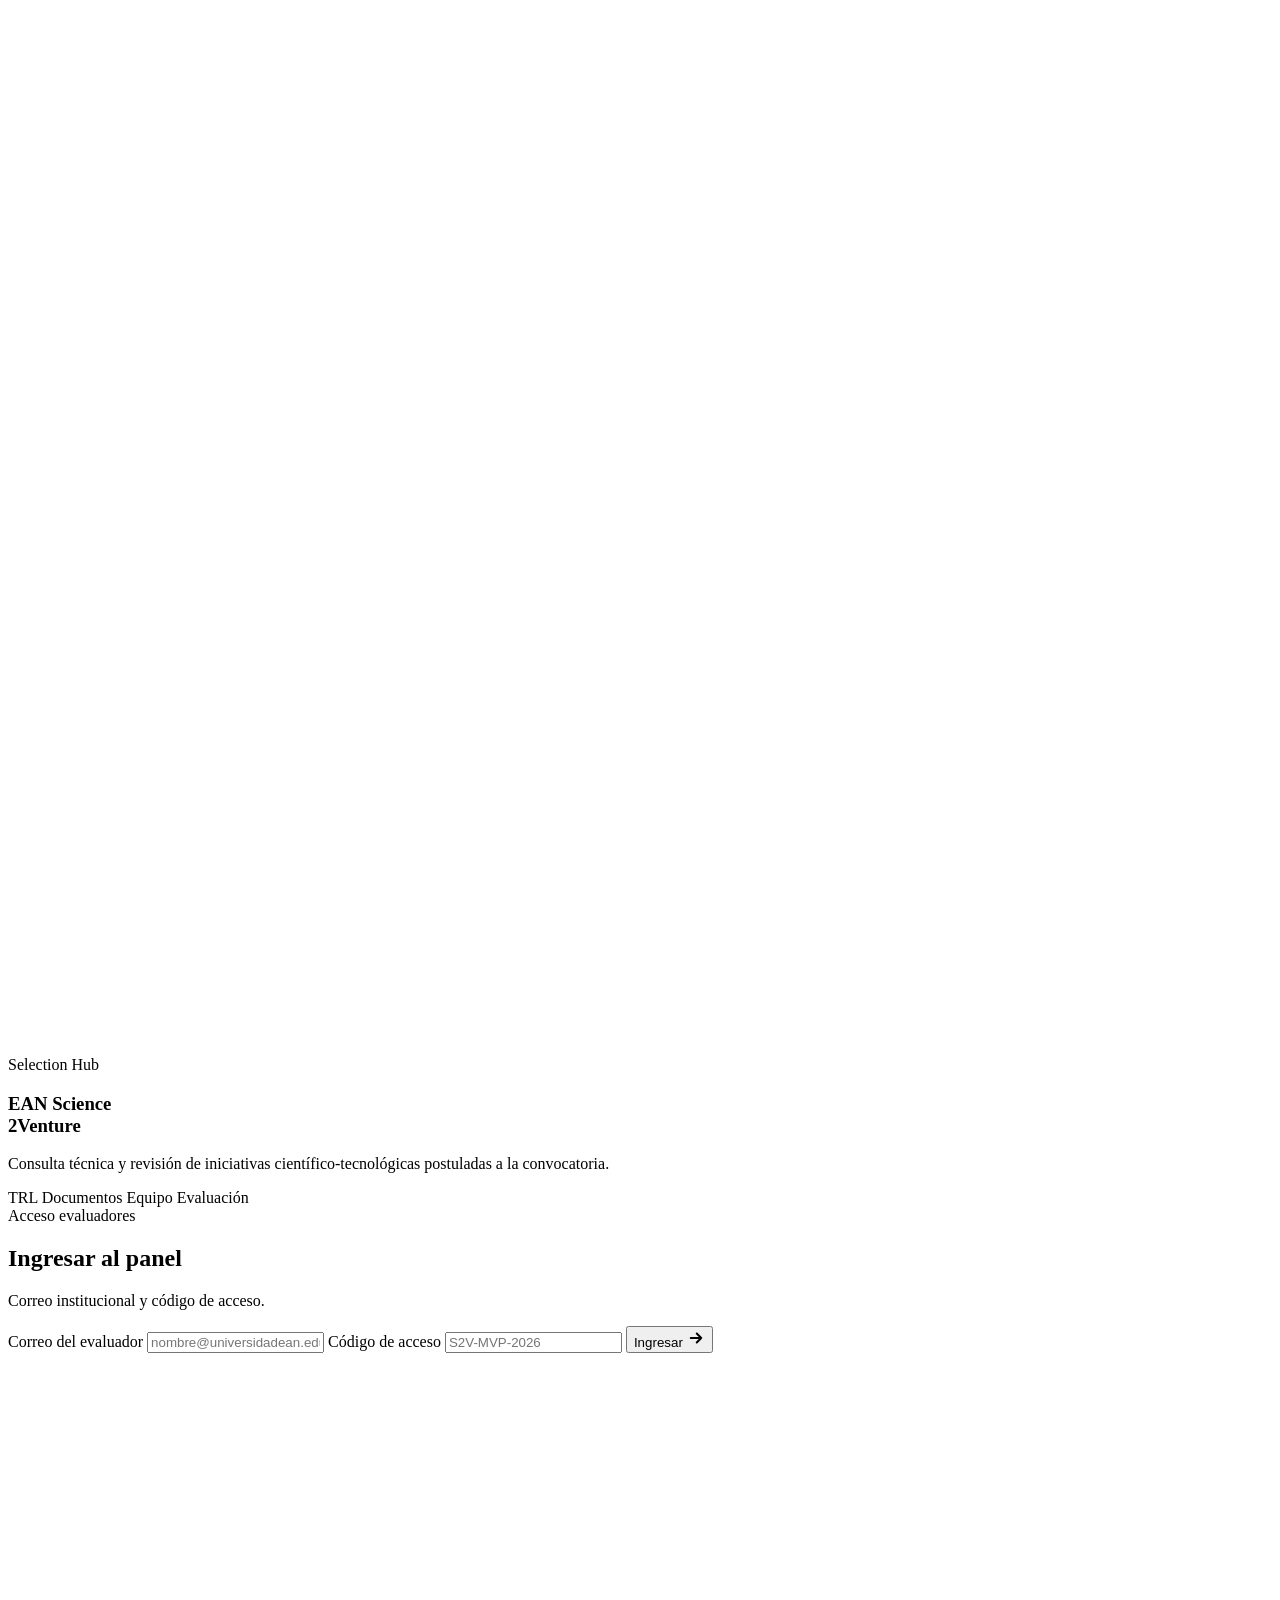
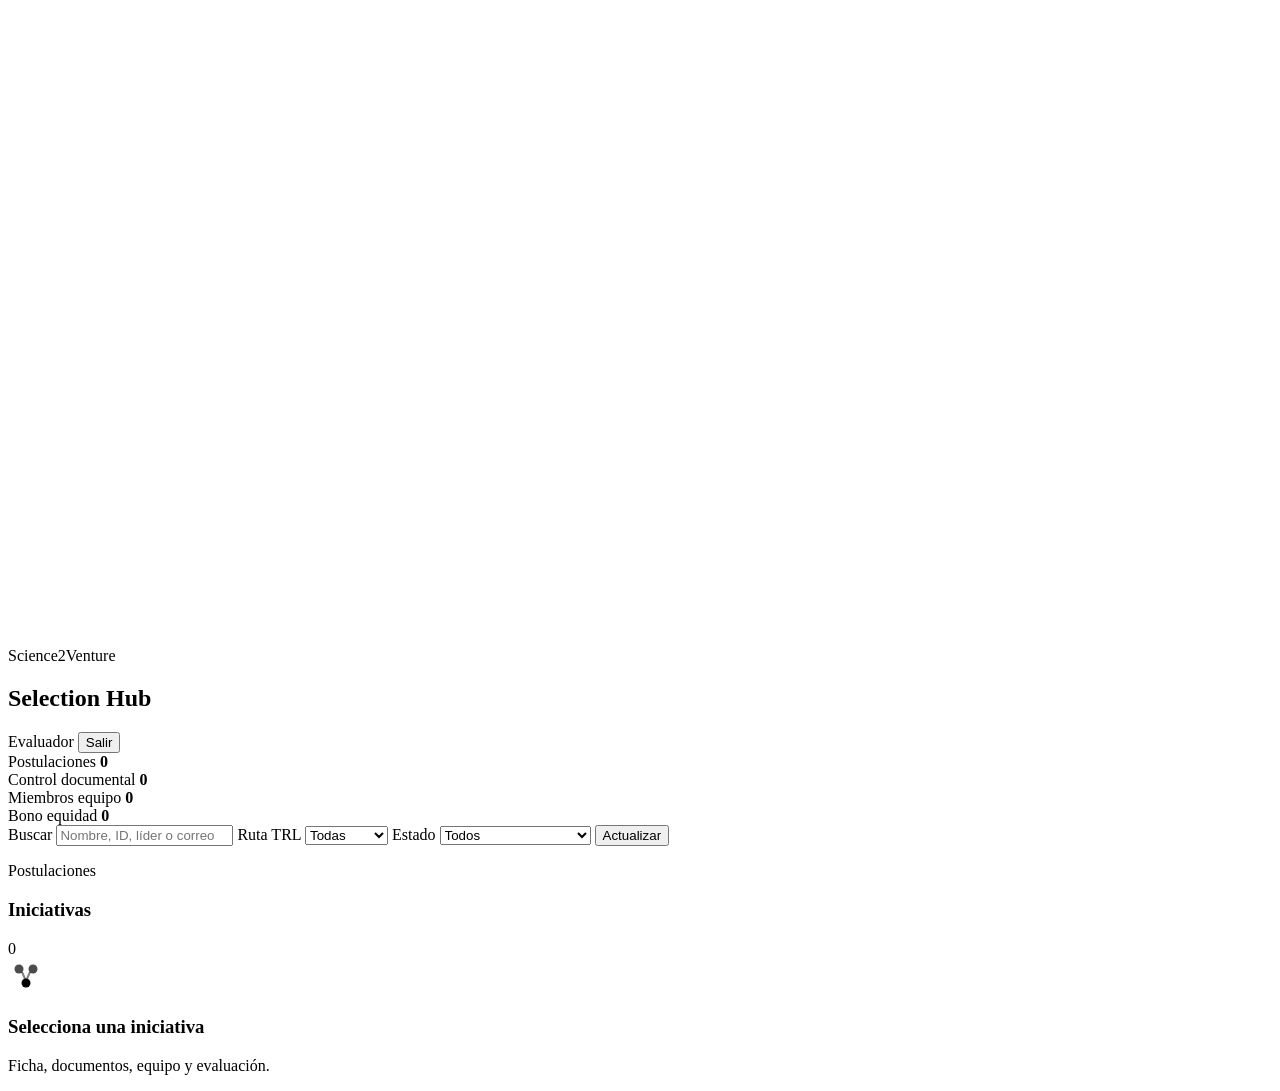
<file: Selection Hub.html>
<!doctype html>
<html lang="es">
<head>
  <meta charset="utf-8">
  <meta name="viewport" content="width=device-width, initial-scale=1">
  <title>Science2Venture · Selection Hub</title>
  <meta name="description" content="Panel de revisión y evaluación de iniciativas · Science2Venture">
  <link rel="icon" href="assets/logo-ean-impacta-color.png">
  <link rel="preload" as="image" href="assets/logo-ean-impacta-white.png">
  <link rel="preconnect" href="https://fonts.googleapis.com">
  <link rel="preconnect" href="https://fonts.gstatic.com" crossorigin>
  <link href="https://fonts.googleapis.com/css2?family=Poppins:wght@300;400;500;600;700;800;900&display=swap" rel="stylesheet">
  <link rel="stylesheet" href="hub-styles.css">
</head>
<body>

  <!-- Background layers -->
  <canvas id="particleCanvas" aria-hidden="true"></canvas>
  <div class="grain" aria-hidden="true"></div>
  <div class="orb orb-1" aria-hidden="true"></div>
  <div class="orb orb-2" aria-hidden="true"></div>
  <div class="orb orb-3" aria-hidden="true"></div>

  <main id="app" class="app-shell">

    <!-- ═══ LOGIN ═══ -->
    <section id="loginView" class="login-view">
      <div class="brand-row compact">
        <img src="assets/logo-ean-impacta-white.png" alt="EAN · Impacta Emprendimiento Sostenible" class="brand-logo">
      </div>

      <div class="login-grid">
        <!-- Hero -->
        <section class="hero-card" aria-labelledby="heroTitle">
          <div class="hero-pin pin-a"></div>
          <div class="hero-pin pin-b"></div>
          <div class="molecule molecule-a" aria-hidden="true">
            <span></span><span></span><span></span>
          </div>
          <p class="eyebrow">Selection Hub</p>
          <h1 id="heroTitle"><span>EAN</span> Science<br><span class="outline">2</span>Venture</h1>
          <p class="hero-copy">Consulta técnica y revisión de iniciativas científico-tecnológicas postuladas a la convocatoria.</p>
          <div class="hero-footer">
            <span>TRL</span>
            <span>Documentos</span>
            <span>Equipo</span>
            <span>Evaluación</span>
          </div>
        </section>

        <!-- Access -->
        <section class="access-card" aria-labelledby="accessTitle">
          <div class="access-topline">Acceso evaluadores</div>
          <h2 id="accessTitle">Ingresar al panel</h2>
          <p class="muted">Correo institucional y código de acceso.</p>

          <form id="loginForm" class="form-stack">
            <label>
              <span>Correo del evaluador</span>
              <input id="correoEvaluador" name="correoEvaluador" type="email" placeholder="nombre@universidadean.edu.co" autocomplete="email" required>
            </label>
            <label>
              <span>Código de acceso</span>
              <input id="codigoAcceso" name="codigoAcceso" type="password" placeholder="S2V-MVP-2026" required>
            </label>


            <button class="primary-btn" type="submit">
              <span>Ingresar</span>
              <svg width="18" height="18" fill="none" viewBox="0 0 18 18"><path d="M3.75 9h10.5M9.75 4.5 14.25 9l-4.5 4.5" stroke="currentColor" stroke-width="2" stroke-linecap="round" stroke-linejoin="round"></path></svg>
            </button>
          </form>

          <div id="loginMessage" class="message" role="status" aria-live="polite"></div>
        </section>
      </div>
    </section>

    <!-- ═══ DASHBOARD ═══ -->
    <section id="dashboardView" class="dashboard-view hidden">
      <header class="dashboard-header">
        <div class="brand-block">
          <img src="assets/logo-ean-impacta-white.png" alt="EAN · Impacta" class="dashboard-logo">
          <div>
            <p class="eyebrow">Science2Venture</p>
            <h2>Selection Hub</h2>
          </div>
        </div>
        <div class="user-chip">
          <span id="userEmailLabel">Evaluador</span>
          <button id="logoutBtn" type="button">Salir</button>
        </div>
      </header>

      <section class="summary-grid" aria-label="Resumen de registros">
        <article class="metric-card">
          <span class="metric-label">Postulaciones</span>
          <strong id="metricPostulaciones">0</strong>
        </article>
        <article class="metric-card">
          <span class="metric-label">Control documental</span>
          <strong id="metricControl">0</strong>
        </article>
        <article class="metric-card">
          <span class="metric-label">Miembros equipo</span>
          <strong id="metricMiembros">0</strong>
        </article>
        <article class="metric-card accent">
          <span class="metric-label">Bono equidad</span>
          <strong id="metricEquidad">0</strong>
        </article>
      </section>

      <section class="toolbar">
        <label class="search-box">
          <span>Buscar</span>
          <input id="searchInput" type="search" placeholder="Nombre, ID, líder o correo">
        </label>
        <label>
          <span>Ruta TRL</span>
          <select id="routeFilter">
            <option value="">Todas</option>
            <option value="TRL 1-3">TRL 1-3</option>
            <option value="TRL 4-6">TRL 4-6</option>
            <option value="TRL 7-9">TRL 7-9</option>
            <option value="Pendiente">Pendiente</option>
          </select>
        </label>
        <label>
          <span>Estado</span>
          <select id="statusFilter">
            <option value="">Todos</option>
            <option value="Recibida">Recibida</option>
            <option value="Pendiente">Pendiente</option>
            <option value="Pendiente de revisión">Pendiente de revisión</option>
          </select>
        </label>
        <button id="reloadBtn" class="secondary-btn" type="button">Actualizar</button>
      </section>

      <div class="content-grid">
        <section class="initiative-list-panel">
          <div class="panel-heading">
            <div>
              <p class="eyebrow">Postulaciones</p>
              <h3>Iniciativas</h3>
            </div>
            <span id="visibleCount" class="count-chip">0</span>
          </div>
          <div id="initiativeList" class="initiative-list"></div>
        </section>

        <aside id="detailPanel" class="detail-panel" aria-live="polite">
          <div class="empty-state">
            <div class="empty-icon">
              <svg width="36" height="36" fill="none" viewBox="0 0 36 36">
                <circle cx="11" cy="11" r="4.5" fill="currentColor" opacity=".7"></circle>
                <circle cx="25" cy="11" r="4.5" fill="currentColor" opacity=".7"></circle>
                <circle cx="18" cy="25" r="4.5" fill="currentColor"></circle>
                <path d="M14 14l4 9m4-9l-4 9" stroke="currentColor" stroke-width="2" opacity=".5"></path>
              </svg>
            </div>
            <h3>Selecciona una iniciativa</h3>
            <p>Ficha, documentos, equipo y evaluación.</p>
          </div>
        </aside>
      </div>
    </section>

  </main>

  <!-- Card Template -->
  <template id="initiativeCardTemplate">
    <article class="initiative-card">
      <button type="button" class="card-button">
        <div class="card-main">
          <span class="id-label"></span>
          <h4></h4>
          <p></p>
        </div>
        <div class="badge-row"></div>
      </button>
    </article>
  </template>

  <script src="config.js"></script>
  <script src="hub-particles.js"></script>
  <script src="hub-app.js"></script>
</body>
</html>
</file>
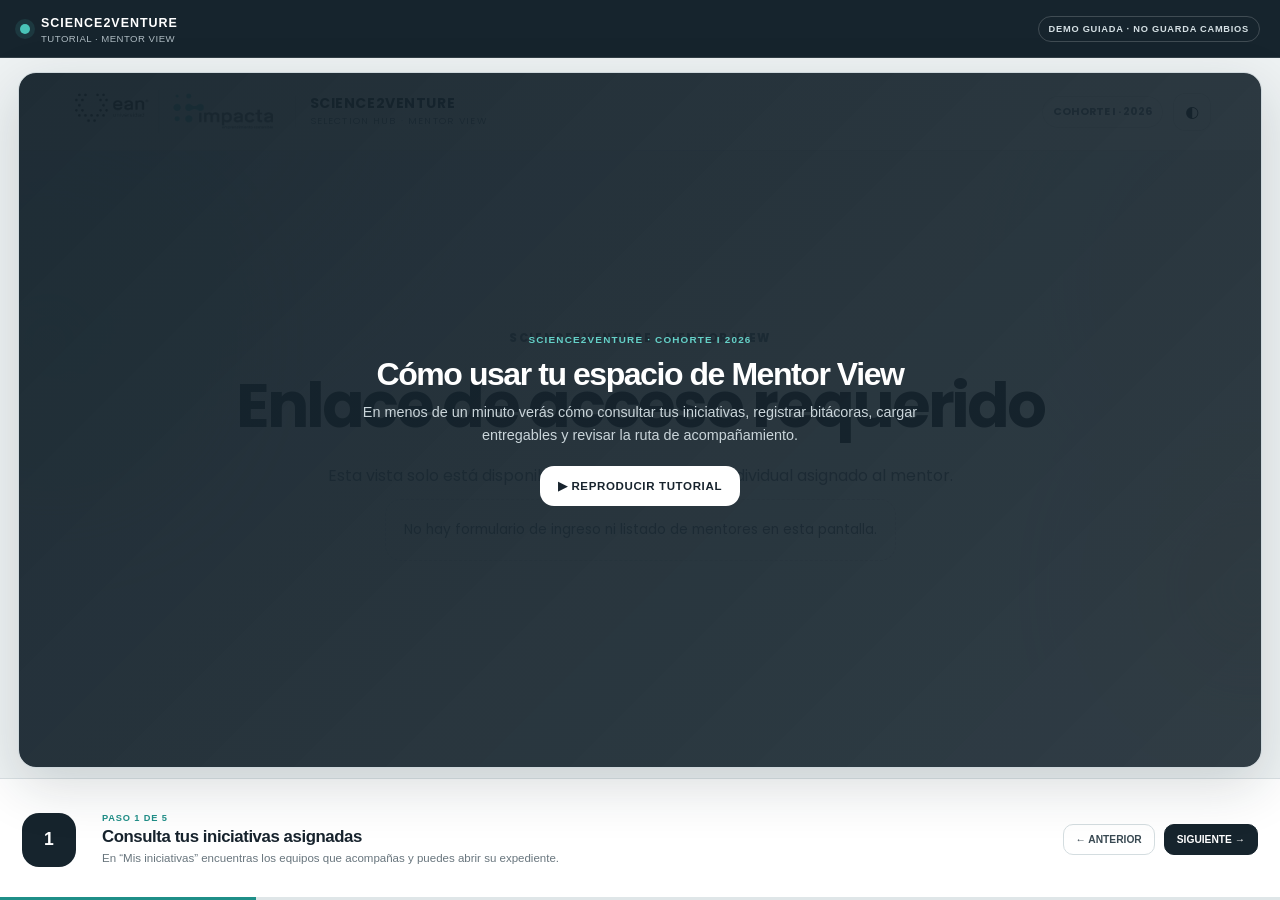
<file: mentores/tutorial.html>
<!doctype html>
<html lang="es">
<head>
<meta charset="utf-8">
<meta name="viewport" content="width=device-width,initial-scale=1">
<title>Science2Venture · Tutorial Mentor View</title>
<style>
:root{--ink:#17232d;--muted:#6b7780;--teal:#1f8f88;--teal2:#dff3f1;--gold:#b88936;--bg:#eef2f3;--white:#fff}
*{box-sizing:border-box}html,body{margin:0;min-height:100%;font-family:Inter,Segoe UI,Arial,sans-serif;background:var(--bg);color:var(--ink)}
body{overflow:hidden}
.tutorial-shell{height:100vh;display:grid;grid-template-rows:auto 1fr auto;gap:0}
.tutorial-top{height:58px;display:flex;align-items:center;justify-content:space-between;padding:0 20px;background:#16242d;color:white;border-bottom:1px solid rgba(255,255,255,.12)}
.brand{display:flex;align-items:center;gap:11px}.brand-dot{width:10px;height:10px;border-radius:50%;background:#49c4b8;box-shadow:0 0 0 5px rgba(73,196,184,.12)}
.brand b{font-size:.78rem;letter-spacing:.08em}.brand small{display:block;margin-top:2px;color:#aebbc2;font-size:.6rem;letter-spacing:.05em}
.demo-chip{border:1px solid rgba(255,255,255,.18);border-radius:999px;padding:7px 10px;font-size:.58rem;font-weight:900;letter-spacing:.08em;color:#d5e0e4}
.viewport{position:relative;min-height:0;padding:14px 18px 10px}
.frame-wrap{position:relative;width:100%;height:100%;border-radius:18px;overflow:hidden;background:white;border:1px solid #cfd8dc;box-shadow:0 18px 55px rgba(19,35,46,.16)}
iframe{display:block;width:100%;height:100%;border:0;background:white}
.intro{position:absolute;inset:0;z-index:30;display:grid;place-items:center;background:linear-gradient(135deg,rgba(22,36,45,.96),rgba(22,36,45,.88));padding:30px}
.intro-card{width:min(680px,92%);text-align:center;color:white}.intro-kicker{font-size:.62rem;font-weight:900;letter-spacing:.12em;color:#65d0c7}.intro h1{margin:12px 0 10px;font-size:2rem;line-height:1.08;letter-spacing:-.045em}.intro p{margin:0 auto 20px;max-width:560px;color:#cad5da;font-size:.9rem;line-height:1.55}
.play{border:0;border-radius:14px;background:#fff;color:#17232d;padding:13px 18px;font-size:.72rem;font-weight:900;letter-spacing:.055em;cursor:pointer}
.play:hover{transform:translateY(-1px)}
.caption-bar{height:122px;background:white;border-top:1px solid #d9e0e3;display:grid;grid-template-columns:64px 1fr auto;gap:16px;align-items:center;padding:14px 22px}
.step-number{width:54px;height:54px;border-radius:17px;background:#16242d;color:white;display:grid;place-items:center;font-size:1.1rem;font-weight:900}
.caption-copy span{display:block;color:#1f8f88;font-size:.58rem;font-weight:900;letter-spacing:.09em}.caption-copy h2{margin:4px 0 3px;font-size:1.05rem;letter-spacing:-.025em}.caption-copy p{margin:0;color:#68757d;font-size:.72rem;line-height:1.4}
.controls{display:flex;align-items:center;gap:9px}.control{border:1px solid #d4dde0;background:white;border-radius:10px;padding:9px 12px;color:#394952;font-size:.64rem;font-weight:850;cursor:pointer}.control.primary{background:#16242d;color:white;border-color:#16242d}
.progress{height:3px;background:#dfe6e8;position:absolute;left:0;right:0;bottom:0}.progress i{display:block;height:100%;width:0;background:#1f8f88;transition:width .35s ease}
.cursor{position:absolute;z-index:25;width:20px;height:28px;pointer-events:none;opacity:0;transition:left .6s ease,top .6s ease,opacity .2s ease,transform .15s ease}
.cursor:before{content:"";position:absolute;left:1px;top:0;width:0;height:0;border-left:7px solid #0f1920;border-top:12px solid transparent;border-bottom:12px solid transparent;transform:rotate(-35deg)}
.cursor.click{transform:scale(.82)}
.flash{position:absolute;z-index:24;border:3px solid #25a59a;border-radius:14px;box-shadow:0 0 0 7px rgba(37,165,154,.13),0 10px 30px rgba(12,44,50,.18);pointer-events:none;opacity:0;transition:all .45s ease,opacity .2s ease}
.flash.show{opacity:1}
@media(max-width:800px){.caption-bar{grid-template-columns:48px 1fr;height:145px}.step-number{width:44px;height:44px}.controls{display:none}.intro h1{font-size:1.55rem}}
</style>
</head>
<body>
<div class="tutorial-shell">
  <header class="tutorial-top">
    <div class="brand"><span class="brand-dot"></span><div><b>SCIENCE2VENTURE</b><small>TUTORIAL · MENTOR VIEW</small></div></div>
    <span class="demo-chip">DEMO GUIADA · NO GUARDA CAMBIOS</span>
  </header>
  <main class="viewport">
    <div class="frame-wrap" id="frameWrap">
      <iframe id="mentorFrame" title="Mentor View"></iframe>
      <div class="flash" id="flash"></div>
      <div class="cursor" id="cursor"></div>
      <div class="intro" id="intro">
        <div class="intro-card">
          <div class="intro-kicker">SCIENCE2VENTURE · COHORTE I 2026</div>
          <h1>Cómo usar tu espacio de Mentor View</h1>
          <p>En menos de un minuto verás cómo consultar tus iniciativas, registrar bitácoras, cargar entregables y revisar la ruta de acompañamiento.</p>
          <button class="play" id="playBtn">▶ REPRODUCIR TUTORIAL</button>
        </div>
      </div>
    </div>
  </main>
  <footer class="caption-bar">
    <div class="step-number" id="stepNumber">1</div>
    <div class="caption-copy"><span id="stepKicker">PASO 1 DE 5</span><h2 id="stepTitle">Consulta tus iniciativas asignadas</h2><p id="stepText">En “Mis iniciativas” encuentras los equipos que acompañas y puedes abrir su expediente.</p></div>
    <div class="controls"><button class="control" id="prevBtn">← ANTERIOR</button><button class="control primary" id="nextBtn">SIGUIENTE →</button></div>
    <div class="progress"><i id="progressBar"></i></div>
  </footer>
</div>
<script>
(() => {
  const qs=new URLSearchParams(location.search);
  const access=qs.get("access")||"";
  const frame=document.getElementById("mentorFrame");
  frame.src="./"+(access?"?access="+encodeURIComponent(access):"");
  const intro=document.getElementById("intro"), flash=document.getElementById("flash"), cursor=document.getElementById("cursor");
  const sn=document.getElementById("stepNumber"), sk=document.getElementById("stepKicker"), st=document.getElementById("stepTitle"), sx=document.getElementById("stepText"), pb=document.getElementById("progressBar");
  let index=0,timer=null,playing=false;

  const steps=[
    {title:"Consulta tus iniciativas asignadas",text:"En “Mis iniciativas” encuentras los equipos que acompañas y puedes abrir su expediente.",selector:'[data-workspace-tab="initiatives"]',click:true,after:900},
    {title:"Registra la bitácora de cada mentoría",text:"Usa “Bitácoras” para dejar avances, compromisos y soportes de cada sesión.",selector:'[data-workspace-tab="bitacoras"]',click:true,after:900},
    {title:"Carga el diagnóstico y el plan de trabajo",text:"En “Entregables” puedes revisar qué falta por iniciativa y cargar los documentos de la Etapa 0.",selector:'[data-workspace-tab="deliverables"]',click:true,after:900},
    {title:"Revisa el avance por iniciativa",text:"El seguimiento te muestra de forma rápida si el diagnóstico, el plan de trabajo y las bitácoras ya están registrados.",selector:'.stage-project-list',click:false,after:900},
    {title:"Consulta la ruta completa",text:"En “Ruta” encuentras las seis etapas, los meses, el hito esperado y las 2 horas de mentoría de cada etapa.",selector:'[data-workspace-tab="route"]',click:true,after:900}
  ];

  function doc(){try{return frame.contentDocument}catch(e){return null}}
  function win(){try{return frame.contentWindow}catch(e){return null}}
  function resetFlash(){flash.classList.remove("show");cursor.style.opacity=0}
  function locate(el){
    if(!el)return;
    const fr=frame.getBoundingClientRect(), r=el.getBoundingClientRect();
    flash.style.left=(fr.left+r.left-window.scrollX)+"px";
    flash.style.top=(fr.top+r.top-window.scrollY)+"px";
    flash.style.width=r.width+"px";
    flash.style.height=r.height+"px";
    flash.classList.add("show");
    cursor.style.left=(fr.left+r.left+r.width*.72)+"px";
    cursor.style.top=(fr.top+r.top+r.height*.55)+"px";
    cursor.style.opacity=1;
  }
  function updateCaption(){
    const s=steps[index];
    sn.textContent=index+1; sk.textContent="PASO "+(index+1)+" DE "+steps.length; st.textContent=s.title; sx.textContent=s.text;
    pb.style.width=((index+1)/steps.length*100)+"%";
  }
  async function showStep(i){
    clearTimeout(timer); index=(i+steps.length)%steps.length; updateCaption(); resetFlash();
    const d=doc(),w=win(); if(!d||!w)return;
    const s=steps[index],el=d.querySelector(s.selector); if(!el)return;
    el.scrollIntoView({behavior:"smooth",block:"center"});
    await new Promise(r=>setTimeout(r,650));
    locate(el);
    if(s.click){
      cursor.classList.add("click"); setTimeout(()=>cursor.classList.remove("click"),170);
      el.click();
      await new Promise(r=>setTimeout(r,s.after||700));
      const newEl=d.querySelector(s.selector); if(newEl) locate(newEl);
    }
    if(playing) timer=setTimeout(()=>{ if(index===steps.length-1){playing=false;resetFlash();intro.style.display="grid";intro.querySelector("h1").textContent="Tutorial completado";intro.querySelector("p").textContent="Ya sabes dónde consultar tus iniciativas, registrar bitácoras, cargar entregables y revisar la ruta.";document.getElementById("playBtn").textContent="↻ REPRODUCIR DE NUEVO";return;} showStep(index+1); },4800);
  }
  function start(){
    intro.style.display="none";playing=true;index=0;
    const ready=()=>{const d=doc(); if(d&&d.querySelector('[data-workspace-tab="home"]'))showStep(0); else setTimeout(ready,400)};ready();
  }
  document.getElementById("playBtn").addEventListener("click",start);
  document.getElementById("nextBtn").addEventListener("click",()=>{playing=false;showStep(index+1)});
  document.getElementById("prevBtn").addEventListener("click",()=>{playing=false;showStep(index-1)});
  frame.addEventListener("load",()=>{updateCaption()});
})();
</script>
</body>
</html>
</file>
<file: mentores/assets/mentor.css>
@import url('https://fonts.googleapis.com/css2?family=Poppins:wght@400;500;600;700;800&display=swap');
:root{
  --teal:#55c9cc;--teal-light:#7be1e4;--teal-dark:#1a8f94;--gold:#d4a853;
  --bg:#eaeef2;--surface:#fff;--surface-2:#f5f8fa;--text:#1c2731;--strong:#0d1620;--muted:#5a6a78;
  --border:rgba(20,32,42,.11);--shadow:0 18px 55px rgba(20,32,42,.12);--soft:0 7px 22px rgba(20,32,42,.08);
  --teal-bg:rgba(85,201,204,.16);--teal-border:rgba(85,201,204,.34);--gold-bg:rgba(212,168,83,.16);
  --radius-xl:28px;--radius-lg:20px;--radius-md:14px;
}
html[data-theme="dark"]{
  --bg:#0e151b;--surface:#151f27;--surface-2:#111a21;--text:#dce6eb;--strong:#f6fbfd;--muted:#9caeb9;
  --border:rgba(255,255,255,.10);--shadow:0 20px 60px rgba(0,0,0,.32);--soft:0 8px 24px rgba(0,0,0,.23);
  --teal-bg:rgba(85,201,204,.11);--teal-border:rgba(85,201,204,.28);--gold-bg:rgba(212,168,83,.12);
}
*{box-sizing:border-box}
html{scroll-behavior:smooth}
body{margin:0;font-family:'Poppins',system-ui,-apple-system,sans-serif;background:var(--bg);color:var(--text);min-height:100vh}
body:before{content:"";position:fixed;inset:0;pointer-events:none;background:
radial-gradient(circle at 10% 0%,rgba(85,201,204,.13),transparent 28%),
radial-gradient(circle at 100% 30%,rgba(212,168,83,.09),transparent 22%);z-index:-2}
.ambient{position:fixed;border-radius:50%;filter:blur(70px);opacity:.22;z-index:-1;pointer-events:none}
.ambient-a{width:260px;height:260px;background:var(--teal);left:-100px;top:20%}
.ambient-b{width:220px;height:220px;background:var(--gold);right:-100px;bottom:10%}
button,input,select{font:inherit}
.topbar{height:78px;display:flex;align-items:center;justify-content:space-between;gap:18px;padding:0 clamp(20px,4vw,64px);border-bottom:1px solid var(--border);background:color-mix(in srgb,var(--surface) 90%,transparent);backdrop-filter:blur(16px);position:sticky;top:0;z-index:40}
.brand{display:flex;align-items:center;gap:12px;color:var(--strong);text-decoration:none}
.brand-mark{width:42px;height:42px;border-radius:14px;display:grid;place-items:center;background:var(--strong);color:var(--surface);font-size:.75rem;font-weight:800;letter-spacing:.08em}
.brand-copy{display:grid;line-height:1.1}.brand-copy b{font-size:.92rem;letter-spacing:.04em}.brand-copy small{font-size:.63rem;color:var(--muted);margin-top:5px;letter-spacing:.12em}
.top-actions{display:flex;align-items:center;gap:10px}.cohort-chip,.chip{display:inline-flex;align-items:center;gap:6px;border:1px solid var(--border);border-radius:999px;padding:7px 10px;font-size:.68rem;font-weight:700;color:var(--muted);background:var(--surface)}
.theme-btn{width:38px;height:38px;border:1px solid var(--border);border-radius:12px;background:var(--surface);color:var(--strong);cursor:pointer}
.app-shell{width:min(1380px,calc(100% - 42px));margin:0 auto;padding:46px 0 90px}
.access-state{min-height:calc(100vh - 170px);display:grid;place-items:center;text-align:center;align-content:center;gap:10px}
.access-state h1{margin:0;font-size:clamp(2rem,5vw,4.4rem);letter-spacing:-.05em;color:var(--strong)}
.access-state p{max-width:680px;margin:0;color:var(--muted);line-height:1.7}
.eyebrow{margin:0;color:var(--teal-dark);font-size:.72rem;font-weight:800;letter-spacing:.14em;text-transform:uppercase}
.spinner{width:36px;height:36px;border-radius:50%;border:3px solid var(--border);border-top-color:var(--teal);animation:spin .8s linear infinite;margin-bottom:10px}@keyframes spin{to{transform:rotate(360deg)}}
.portfolio{display:grid;gap:24px}
.mentor-hero{display:grid;grid-template-columns:minmax(0,1.35fr) minmax(300px,.65fr);gap:22px;align-items:stretch}
.hero-main,.hero-stats,.panel,.project-card,.detail-shell{background:var(--surface);border:1px solid var(--border);box-shadow:var(--soft)}
.hero-main{border-radius:var(--radius-xl);padding:clamp(28px,4vw,52px);display:grid;grid-template-columns:auto 1fr;gap:24px;align-items:center;position:relative;overflow:hidden}
.hero-main:after{content:"";position:absolute;width:220px;height:220px;border-radius:50%;right:-70px;top:-90px;background:rgba(85,201,204,.13)}
.avatar{width:84px;height:84px;border-radius:24px;background:var(--strong);color:var(--surface);display:grid;place-items:center;font-weight:800;font-size:1.45rem;letter-spacing:.05em;position:relative;z-index:1}
.hero-main h1{margin:6px 0 9px;color:var(--strong);font-size:clamp(2rem,4.4vw,4.4rem);letter-spacing:-.055em;line-height:.98}
.hero-main p:last-child{margin:0;color:var(--muted)}
.hero-stats{border-radius:var(--radius-xl);padding:26px;display:grid;grid-template-columns:repeat(3,minmax(0,1fr));gap:12px}
.stat{border:1px solid var(--border);border-radius:16px;padding:18px;background:var(--surface-2)}
.stat strong{display:block;color:var(--strong);font-size:1.7rem;letter-spacing:-.04em}.stat span{color:var(--muted);font-size:.72rem}
.toolbar{display:flex;align-items:end;gap:12px;flex-wrap:wrap;padding:18px;border:1px solid var(--border);border-radius:20px;background:var(--surface)}
.field{display:grid;gap:6px;min-width:160px}.field.search{flex:1;min-width:240px}.field label{font-size:.68rem;font-weight:700;color:var(--muted);text-transform:uppercase;letter-spacing:.08em}
.field input,.field select{width:100%;border:1px solid var(--border);border-radius:12px;background:var(--surface-2);color:var(--strong);padding:11px 12px;outline:none}.field input:focus,.field select:focus{border-color:var(--teal);box-shadow:0 0 0 3px rgba(85,201,204,.13)}
.project-grid{display:grid;grid-template-columns:repeat(2,minmax(0,1fr));gap:16px}
.project-card{border-radius:22px;padding:22px;display:grid;gap:16px;cursor:pointer;transition:.22s ease;min-height:255px}
.project-card:hover{transform:translateY(-3px);box-shadow:var(--shadow);border-color:var(--teal-border)}
.project-card h2{margin:0;color:var(--strong);font-size:1.24rem;letter-spacing:-.025em;line-height:1.3}
.card-description{margin:0;color:var(--muted);font-size:.88rem;line-height:1.65;display:-webkit-box;-webkit-line-clamp:4;-webkit-box-orient:vertical;overflow:hidden}
.badges{display:flex;gap:7px;flex-wrap:wrap}.badge{display:inline-flex;align-items:center;border-radius:999px;padding:6px 9px;font-size:.66rem;font-weight:750;border:1px solid var(--border);color:var(--muted);background:var(--surface-2)}
.badge.teal{background:var(--teal-bg);border-color:var(--teal-border);color:var(--teal-dark)}.badge.gold{background:var(--gold-bg);color:#9b752d}
.card-footer{display:flex;align-items:center;justify-content:space-between;gap:12px;margin-top:auto;color:var(--muted);font-size:.74rem}.view-link{color:var(--teal-dark);font-weight:800}
.empty-filter{grid-column:1/-1;padding:50px 20px;text-align:center;color:var(--muted);border:1px dashed var(--border);border-radius:20px}
.detail-view{display:grid;gap:18px}
.back-btn{justify-self:start;border:0;background:transparent;color:var(--teal-dark);font-weight:800;cursor:pointer;padding:6px 0}
.detail-shell{border-radius:var(--radius-xl);overflow:hidden}
.detail-head{padding:clamp(26px,4vw,48px);background:linear-gradient(145deg,var(--surface),var(--surface-2));border-bottom:1px solid var(--border)}
.detail-head h1{margin:8px 0 14px;color:var(--strong);font-size:clamp(1.9rem,4vw,3.7rem);letter-spacing:-.05em;line-height:1.04;max-width:1100px}
.detail-meta{display:flex;gap:7px;flex-wrap:wrap}
.tabs{display:flex;gap:4px;overflow-x:auto;border-bottom:1px solid var(--border);background:var(--surface);padding:0 16px;position:sticky;top:78px;z-index:20}
.tab-btn{flex:0 0 auto;border:0;background:transparent;color:var(--muted);padding:15px 14px;font-size:.72rem;font-weight:800;letter-spacing:.04em;cursor:pointer;border-bottom:2px solid transparent}.tab-btn.active{color:var(--strong);border-bottom-color:var(--teal)}
.tab-content{padding:clamp(22px,3.2vw,38px)}
.reading-grid{display:grid;grid-template-columns:repeat(2,minmax(0,1fr));gap:14px}
.reading-card{border:1px solid var(--border);border-radius:18px;padding:20px;background:var(--surface-2)}
.reading-card.full{grid-column:1/-1}.reading-card h3{margin:5px 0 10px;color:var(--strong);font-size:1rem}.reading-card p,.longtext{margin:0;color:var(--text);font-size:.88rem;line-height:1.72;white-space:pre-wrap;overflow-wrap:anywhere}
.source-label{font-size:.62rem;letter-spacing:.1em;font-weight:800;color:var(--teal-dark);text-transform:uppercase}
.source-label.panel-src{color:#8a681f}.source-label.unit-src{color:#7562a7}.source-label.result-src{color:#3c7a5d}
.application-groups{display:grid;gap:12px}.app-group{border:1px solid var(--border);border-radius:18px;background:var(--surface-2);overflow:hidden}.app-group summary{cursor:pointer;list-style:none;padding:17px 19px;font-weight:800;color:var(--strong);display:flex;justify-content:space-between;gap:12px}.app-group summary::-webkit-details-marker{display:none}.app-group summary:after{content:"+";color:var(--teal-dark);font-size:1.2rem}.app-group[open] summary:after{content:"−"}.app-group-body{padding:0 18px 18px;display:grid;gap:10px}
.response{background:var(--surface);border:1px solid var(--border);border-radius:14px;padding:15px}.response h4{margin:0 0 8px;font-size:.72rem;color:var(--muted);letter-spacing:.02em}.response .value{font-size:.86rem;line-height:1.65;white-space:pre-wrap;overflow-wrap:anywhere}.response ul{margin:0;padding-left:18px}.response a{color:var(--teal-dark);word-break:break-all}
.eval-stack{display:grid;gap:14px}.eval-block{border:1px solid var(--border);border-radius:18px;padding:20px;background:var(--surface-2)}.eval-block h3{margin:6px 0 12px;color:var(--strong);font-size:1.05rem}.eval-block p{margin:0;line-height:1.75;white-space:pre-wrap;font-size:.88rem}
.result-grid{display:grid;grid-template-columns:repeat(3,minmax(0,1fr));gap:12px}.result-item{border:1px solid var(--border);border-radius:16px;padding:17px;background:var(--surface-2)}.result-item span{display:block;color:var(--muted);font-size:.65rem;text-transform:uppercase;letter-spacing:.09em;font-weight:800}.result-item strong{display:block;margin-top:7px;color:var(--strong);font-size:.95rem;line-height:1.45;word-break:break-word}
.notice{padding:18px;border:1px dashed var(--border);border-radius:16px;color:var(--muted);font-size:.86rem;line-height:1.6}
.team-list{display:grid;gap:9px}.team-row{border-top:1px solid var(--border);padding-top:10px}.team-row:first-child{border-top:0;padding-top:0}.team-row b{color:var(--strong)}
.footer-note{padding:18px 0 0;color:var(--muted);font-size:.69rem;text-align:center}
@media(max-width:900px){
 .app-shell{width:min(100% - 28px,1380px);padding-top:26px}.mentor-hero{grid-template-columns:1fr}.hero-main{grid-template-columns:auto 1fr}.hero-stats{grid-template-columns:repeat(3,1fr)}
 .project-grid,.reading-grid{grid-template-columns:1fr}.reading-card.full{grid-column:auto}.result-grid{grid-template-columns:repeat(2,minmax(0,1fr))}
}
@media(max-width:620px){
 .topbar{height:68px;padding:0 14px}.brand-copy small{display:none}.cohort-chip{display:none}.app-shell{width:min(100% - 20px,1380px);padding:18px 0 60px}
 .hero-main{grid-template-columns:1fr;padding:22px}.avatar{width:64px;height:64px;border-radius:18px}.hero-main h1{font-size:2.3rem}.hero-stats{grid-template-columns:1fr 1fr;padding:16px}
 .toolbar{padding:13px}.field,.field.search{min-width:100%}.project-card{padding:18px;min-height:0}.detail-head{padding:22px}.tabs{top:68px;padding:0 8px}.tab-content{padding:16px}
 .result-grid{grid-template-columns:1fr}.top-actions{gap:6px}
}


/* V40 · Financiación, contactos y Banco de Herramientas */
.badge.funding-yes{background:rgba(47,143,92,.12);border-color:rgba(47,143,92,.32);color:#267447}
.badge.funding-no{background:var(--surface-2);border-color:var(--border);color:var(--muted)}
.funding-card{position:relative;overflow:hidden}.funding-card:after{content:"";position:absolute;inset:0 0 auto 0;height:3px;background:var(--border)}
.funding-card.is-funded:after{background:#3b9b67}.funding-card.is-funded h3{color:#267447}
.contact-card,.team-card{min-height:100%}
.contact-card-body{display:grid;gap:4px}.contact-card-body>strong{font-size:1.03rem;color:var(--strong)}
.contact-role{font-size:.78rem;color:var(--muted);margin-bottom:10px}
.contact-stack{display:grid;gap:9px;margin-top:8px}.contact-stack>div{display:grid;grid-template-columns:78px minmax(0,1fr);gap:10px;align-items:start}
.contact-key{font-size:.63rem;text-transform:uppercase;letter-spacing:.08em;font-weight:800;color:var(--muted)}
.contact-link{color:var(--teal-dark);text-decoration:none;font-weight:700;overflow-wrap:anywhere}.contact-link:hover{text-decoration:underline}
.team-list{display:grid;gap:10px}.team-row{border:1px solid var(--border);border-radius:14px;padding:13px 14px;background:var(--surface);display:grid;grid-template-columns:minmax(160px,.8fr) minmax(220px,1.2fr);gap:16px;align-items:center}
.team-row:first-child{border-top:1px solid var(--border);padding-top:13px}.person-main{display:grid;gap:3px}.person-main b{color:var(--strong);font-size:.9rem}.person-main span{color:var(--muted);font-size:.73rem;line-height:1.45}
.person-contact{display:flex;gap:8px;flex-wrap:wrap;justify-content:flex-end;align-items:center;font-size:.76rem}.contact-sep{color:var(--border)}.contact-muted,.muted-empty{color:var(--muted);font-size:.78rem}
.tool-bank{min-height:360px;border:1px solid var(--border);border-radius:22px;background:linear-gradient(145deg,var(--surface),var(--surface-2));display:grid;place-items:center;align-content:center;text-align:center;padding:48px 28px;gap:10px}
.tool-bank-icon{width:58px;height:58px;border-radius:18px;display:grid;place-items:center;background:var(--teal-bg);border:1px solid var(--teal-border);color:var(--teal-dark);font-size:1.5rem;font-weight:800}
.tool-bank h2{margin:4px 0 0;color:var(--strong);font-size:clamp(1.6rem,3vw,2.4rem);letter-spacing:-.04em}.tool-bank p{max-width:700px;margin:0;color:var(--text);line-height:1.7}.tool-bank .notice{margin-top:8px;max-width:680px;width:100%}
@media(max-width:900px){.hero-stats{grid-template-columns:repeat(3,minmax(0,1fr))}.team-row{grid-template-columns:1fr}.person-contact{justify-content:flex-start}}
@media(max-width:620px){.hero-stats{grid-template-columns:1fr 1fr}.hero-stats .stat:last-child{grid-column:1/-1}.contact-stack>div{grid-template-columns:1fr;gap:3px}}

/* =========================================================
   V41 EJECUTIVA · lectura tipo FeOracle / Visión Circular
   Conserva el look & feel S2V, pero usa mejor el espacio.
   ========================================================= */

/* Portafolio */
.hero-stats{grid-template-columns:repeat(3,minmax(0,1fr));align-content:stretch}
.stat{display:flex;flex-direction:column;justify-content:center;min-width:0}
.stat strong{font-size:clamp(1.15rem,2.1vw,1.75rem);overflow-wrap:anywhere}
.project-card{min-height:285px}
.card-contact{margin-top:-4px;padding:12px 14px;border-radius:14px;background:var(--surface-2);border:1px solid var(--border);display:grid;gap:3px}
.card-contact span{font-size:.76rem;font-weight:800;color:var(--strong)}
.card-contact small{font-size:.68rem;color:var(--muted);overflow-wrap:anywhere}

/* Encabezado ejecutivo del proyecto */
.detail-head{padding-bottom:30px}
.detail-head h1{max-width:1180px}
.project-kpis{display:grid;grid-template-columns:repeat(4,minmax(0,1fr));gap:12px;margin-top:24px}
.project-kpi{min-width:0;border:1px solid var(--border);border-radius:16px;padding:15px 16px;background:color-mix(in srgb,var(--surface) 74%,transparent)}
.project-kpi span{display:block;font-size:.61rem;line-height:1.25;font-weight:800;letter-spacing:.085em;text-transform:uppercase;color:var(--muted);margin-bottom:7px}
.project-kpi strong{display:block;font-size:.86rem;line-height:1.35;color:var(--strong);overflow-wrap:anywhere}
.project-kpi.is-funded{border-color:rgba(47,143,92,.26);background:rgba(47,143,92,.08)}
.project-kpi.is-funded strong{color:#267447}

/* Resumen ejecutivo */
.executive-summary{display:grid;grid-template-columns:minmax(0,1.55fr) minmax(320px,.75fr);gap:16px;align-items:start}
.summary-main-card,.funding-summary,.contact-summary,.summary-pair>article,.challenge-card,.team-section,.result-followup{border:1px solid var(--border);border-radius:20px;background:var(--surface-2)}
.summary-main-card{padding:26px 28px;min-height:100%}
.summary-main-card h2,.team-section h2,.application-intro h2{margin:6px 0 12px;color:var(--strong);font-size:clamp(1.35rem,2vw,1.9rem);letter-spacing:-.035em}
.summary-main-card p,.summary-pair p,.challenge-card p{margin:0;color:var(--text);font-size:.89rem;line-height:1.75;white-space:pre-wrap}
.section-kicker{display:inline-block;color:var(--teal-dark);font-size:.62rem;line-height:1.2;font-weight:850;letter-spacing:.11em;text-transform:uppercase}
.summary-side{display:grid;gap:16px}
.funding-summary,.contact-summary{padding:21px}
.funding-summary>span,.contact-summary>span{display:block;font-size:.61rem;font-weight:850;letter-spacing:.09em;text-transform:uppercase;color:var(--muted);margin-bottom:9px}
.funding-summary strong{display:block;color:var(--strong);font-size:1rem;line-height:1.35}
.funding-summary b{display:block;margin-top:7px;color:var(--muted);font-size:1.25rem;letter-spacing:-.035em}
.funding-summary.is-funded{border-color:rgba(47,143,92,.28);background:linear-gradient(145deg,rgba(47,143,92,.09),var(--surface-2))}
.funding-summary.is-funded strong,.funding-summary.is-funded b{color:#267447}
.summary-pair{grid-column:1/-1;display:grid;grid-template-columns:repeat(2,minmax(0,1fr));gap:16px}
.summary-pair>article,.challenge-card{padding:22px 24px}
.summary-pair h3,.challenge-card h3{margin:6px 0 10px;color:var(--strong);font-size:1rem}
.challenge-card{grid-column:1/-1;border-left:4px solid var(--teal)}
.team-section{grid-column:1/-1;padding:24px}
.section-headline{display:flex;justify-content:space-between;align-items:flex-end;gap:18px;margin-bottom:16px}
.section-headline h2{margin-bottom:0}
.team-count{flex:0 0 auto;border-radius:999px;padding:7px 11px;background:var(--teal-bg);color:var(--teal-dark);font-size:.68rem;font-weight:800}

/* Contacto principal */
.lead-contact{display:grid;grid-template-columns:auto 1fr;gap:12px;align-items:center}
.lead-avatar,.person-avatar{display:grid;place-items:center;background:var(--strong);color:var(--surface);font-weight:800;letter-spacing:.04em}
.lead-avatar{width:44px;height:44px;border-radius:14px;font-size:.72rem}
.lead-copy{min-width:0;display:grid;gap:2px}
.lead-copy strong{font-size:.91rem;color:var(--strong);overflow-wrap:anywhere}
.lead-copy span{font-size:.73rem;color:var(--text);line-height:1.35}
.lead-copy small{font-size:.68rem;color:var(--muted);line-height:1.35}
.lead-actions{grid-column:1/-1;display:flex;flex-wrap:wrap;gap:7px;margin-top:3px}
.contact-action{display:inline-flex;align-items:center;gap:7px;max-width:100%;border:1px solid var(--border);background:var(--surface);border-radius:11px;padding:8px 10px;color:var(--teal-dark);text-decoration:none;font-size:.7rem;font-weight:750;overflow-wrap:anywhere}
.contact-action:hover{border-color:var(--teal-border);background:var(--teal-bg)}
.contact-action.static{color:var(--muted)}
.contact-action span{flex:0 0 auto}

/* Equipo: tarjetas completas y contacto visible */
.team-grid{display:grid;grid-template-columns:repeat(2,minmax(0,1fr));gap:12px}
.person-card{border:1px solid var(--border);border-radius:17px;background:var(--surface);padding:16px;display:grid;gap:12px;min-width:0}
.person-top{display:grid;grid-template-columns:auto 1fr;gap:12px;align-items:center}
.person-avatar{width:46px;height:46px;border-radius:14px;font-size:.72rem;background:linear-gradient(145deg,var(--strong),#263746)}
.person-id{min-width:0}
.person-name-row{display:flex;align-items:center;gap:8px;flex-wrap:wrap}
.person-name-row h4{margin:0;color:var(--strong);font-size:.91rem;line-height:1.25;overflow-wrap:anywhere}
.person-id p{margin:3px 0 0;color:var(--muted);font-size:.72rem;line-height:1.4}
.leader-chip{display:inline-flex;border-radius:999px;padding:4px 7px;background:var(--teal-bg);color:var(--teal-dark);font-size:.55rem;font-weight:850;letter-spacing:.07em}
.person-context{display:flex;flex-wrap:wrap;gap:6px}
.person-context span{display:inline-flex;border-radius:999px;padding:5px 8px;background:var(--surface-2);border:1px solid var(--border);color:var(--muted);font-size:.62rem;line-height:1.25}
.person-actions{display:flex;flex-wrap:wrap;gap:7px;margin-top:auto}
.contact-muted,.muted-empty{color:var(--muted);font-size:.75rem;line-height:1.5}

/* Postulación: secciones abiertas tipo FeOracle */
.application-intro{display:flex;justify-content:space-between;align-items:end;gap:24px;margin-bottom:18px;padding:4px 2px}
.application-intro h2{margin-bottom:0}
.application-intro p{max-width:520px;margin:0;color:var(--muted);font-size:.78rem;line-height:1.55;text-align:right}
.application-groups{display:flex;flex-direction:column;gap:16px}
.app-section-card{width:100%;border:1px solid var(--border);border-radius:20px;background:var(--surface-2);overflow:hidden}
.app-section-head{display:flex;align-items:center;justify-content:space-between;gap:16px;padding:18px 22px;border-bottom:1px solid var(--border);background:linear-gradient(90deg,var(--surface),var(--surface-2))}
.app-section-head h3{margin:0;color:var(--strong);font-size:1.02rem;letter-spacing:-.025em}
.app-section-head span{font-size:.58rem;letter-spacing:.09em;font-weight:850;color:var(--teal-dark);text-transform:uppercase;white-space:nowrap}
.app-field-grid{display:grid;grid-template-columns:repeat(2,minmax(0,1fr));gap:0 26px;padding:7px 22px 18px}
.app-field{min-width:0;padding:13px 2px;border-bottom:1px solid var(--border)}
.app-field.full{grid-column:1/-1}
.app-field>span{display:block;margin-bottom:6px;color:var(--muted);font-size:.62rem;font-weight:850;letter-spacing:.065em;text-transform:uppercase}
.app-field>div{color:var(--text);font-size:.84rem;line-height:1.62;white-space:pre-wrap;overflow-wrap:anywhere}
.app-field ul{margin:0;padding-left:18px}.app-field a{color:var(--teal-dark);font-weight:750;text-decoration:none}
.app-field a:hover{text-decoration:underline}

/* Evaluación / revisión */
.eval-stack{gap:16px}
.eval-block{padding:22px 24px}
.eval-block hr{border:0;border-top:1px solid var(--border);margin:18px 0}
.result-grid{grid-template-columns:repeat(3,minmax(0,1fr))}
.result-item.accent{border-left:4px solid var(--teal)}

/* Resultado consolidado: la financiación manda, no el comentario preliminar */
.result-executive{display:grid;gap:16px}
.funding-result{border:1px solid var(--border);border-radius:22px;padding:26px;background:linear-gradient(145deg,var(--surface),var(--surface-2))}
.funding-result.is-funded{border-color:rgba(47,143,92,.30);background:linear-gradient(135deg,rgba(47,143,92,.10),var(--surface))}
.funding-result-grid{display:grid;grid-template-columns:repeat(3,minmax(0,1fr));gap:12px;margin:14px 0 12px}
.funding-result-grid>div{border:1px solid var(--border);border-radius:15px;background:color-mix(in srgb,var(--surface) 85%,transparent);padding:15px}
.funding-result-grid span{display:block;color:var(--muted);font-size:.61rem;font-weight:850;letter-spacing:.075em;text-transform:uppercase;margin-bottom:7px}
.funding-result-grid strong{display:block;color:var(--strong);font-size:.95rem;line-height:1.4;overflow-wrap:anywhere}
.funding-result.is-funded .funding-result-grid>div:first-child strong,.funding-result.is-funded .funding-result-grid>div:nth-child(2) strong{color:#267447}
.funding-result>p,.result-followup p{margin:0;color:var(--text);font-size:.84rem;line-height:1.65}
.result-followup{padding:22px 24px}.result-followup h3{margin:6px 0 11px;color:var(--strong)}.result-followup p+p{margin-top:10px}

/* Banco de herramientas */
.tool-bank{display:block;min-height:0;padding:0;border:0;background:transparent;text-align:left}
.tool-bank-head{display:grid;grid-template-columns:auto 1fr;gap:16px;align-items:start;padding:24px;border:1px solid var(--border);border-radius:20px;background:linear-gradient(145deg,var(--surface),var(--surface-2));margin-bottom:16px}
.tool-bank-head h2{margin:5px 0 7px;color:var(--strong);font-size:clamp(1.4rem,2.4vw,2rem);letter-spacing:-.04em}
.tool-bank-head p{margin:0;color:var(--text);font-size:.86rem;line-height:1.65;max-width:850px}
.tool-grid{display:grid;grid-template-columns:repeat(3,minmax(0,1fr));gap:12px;margin-bottom:16px}
.tool-card{min-height:170px;border:1px solid var(--border);border-radius:18px;background:var(--surface-2);padding:19px;display:flex;flex-direction:column}
.tool-card>span{width:fit-content;border-radius:999px;padding:5px 8px;background:var(--teal-bg);color:var(--teal-dark);font-size:.55rem;font-weight:850;letter-spacing:.07em}
.tool-card h3{margin:13px 0 7px;color:var(--strong);font-size:.96rem}
.tool-card p{margin:0;color:var(--muted);font-size:.76rem;line-height:1.55}

@media(max-width:1080px){
  .executive-summary{grid-template-columns:1fr}
  .summary-side{grid-template-columns:repeat(2,minmax(0,1fr))}
  .summary-pair,.team-section,.challenge-card{grid-column:auto}
  .project-kpis{grid-template-columns:repeat(2,minmax(0,1fr))}
  .tool-grid{grid-template-columns:repeat(2,minmax(0,1fr))}
}
@media(max-width:760px){
  .project-kpis,.summary-side,.summary-pair,.team-grid,.app-field-grid,.funding-result-grid,.tool-grid{grid-template-columns:1fr}
  .app-field.full{grid-column:auto}
  .application-intro{display:block}.application-intro p{text-align:left;margin-top:8px}
  .section-headline{align-items:flex-start;flex-direction:column}.team-count{align-self:flex-start}
  .app-section-head{align-items:flex-start;flex-direction:column;gap:6px}
  .summary-main-card,.team-section,.funding-result{padding:20px}
}


/* =========================================================
   V42 · SelectionHub + FeOracle spatial logic
   Más información útil, menos tarjetas estrechas haciendo origami con millones.
   ========================================================= */
.app-shell{width:min(1500px,calc(100% - 34px));padding-top:32px}
.mentor-hero{display:none!important}
.mentor-banner{border:1px solid var(--border);border-radius:28px;background:linear-gradient(118deg,var(--surface) 0%,var(--surface) 48%,rgba(85,201,204,.08) 100%);box-shadow:var(--soft);overflow:hidden}
.mentor-banner-main{display:grid;grid-template-columns:auto minmax(0,1fr);gap:22px;align-items:center;padding:34px 38px 26px}
.mentor-banner-main h1{margin:5px 0 8px;color:var(--strong);font-size:clamp(2rem,3.8vw,4rem);line-height:1;letter-spacing:-.055em}
.mentor-banner-main p:last-child{margin:0;color:var(--muted);font-size:.88rem;line-height:1.6;max-width:820px}
.mentor-banner-kpis{display:grid;grid-template-columns:repeat(4,minmax(0,1fr));border-top:1px solid var(--border);background:color-mix(in srgb,var(--surface-2) 82%,transparent)}
.mentor-kpi{padding:20px 24px;border-right:1px solid var(--border);min-width:0}
.mentor-kpi:last-child{border-right:0}.mentor-kpi span{display:block;color:var(--muted);font-size:.61rem;font-weight:850;letter-spacing:.09em;text-transform:uppercase}.mentor-kpi strong{display:block;margin:5px 0 2px;color:var(--strong);font-size:clamp(1.45rem,2.3vw,2.25rem);letter-spacing:-.045em;line-height:1.05;white-space:nowrap}.mentor-kpi small{display:block;color:var(--muted);font-size:.68rem;line-height:1.35}.mentor-kpi.funding strong{color:#267447}
.project-grid{grid-template-columns:repeat(2,minmax(0,1fr));gap:18px}.selection-card{min-height:340px}.selection-mini-grid{display:grid;grid-template-columns:repeat(4,minmax(0,1fr));gap:8px}.selection-mini-grid>div{border:1px solid var(--border);border-radius:12px;background:var(--surface-2);padding:10px;min-width:0}.selection-mini-grid span{display:block;color:var(--muted);font-size:.54rem;font-weight:850;letter-spacing:.055em;text-transform:uppercase;margin-bottom:4px}.selection-mini-grid strong{display:block;color:var(--strong);font-size:.78rem;line-height:1.3;overflow-wrap:anywhere}.card-contact{margin-top:0;padding:12px 0;border-top:1px solid var(--border);display:grid;gap:2px}.card-contact span{color:var(--strong);font-size:.78rem;font-weight:800}.card-contact small{color:var(--teal-dark);font-size:.68rem;overflow-wrap:anywhere}
.selection-process{display:grid;grid-template-columns:minmax(0,1fr) auto minmax(0,1fr) auto minmax(0,1fr) auto minmax(0,1fr);align-items:stretch;gap:8px;padding:18px 22px;background:var(--surface);border-bottom:1px solid var(--border)}
.process-step{display:grid;grid-template-columns:auto 1fr;gap:10px;align-items:center;border:1px solid var(--border);border-radius:15px;padding:13px;background:var(--surface-2);min-width:0}.process-step>span{width:31px;height:31px;border-radius:10px;display:grid;place-items:center;background:var(--teal-bg);color:var(--teal-dark);font-size:.64rem;font-weight:900}.process-step div{min-width:0}.process-step small{display:block;color:var(--muted);font-size:.51rem;font-weight:850;letter-spacing:.07em;margin-bottom:3px}.process-step strong{display:block;color:var(--strong);font-size:.76rem;line-height:1.25;overflow-wrap:anywhere}.process-step em{display:block;margin-top:2px;color:var(--muted);font-style:normal;font-size:.6rem;line-height:1.25}.process-step.is-funded{border-color:rgba(47,143,92,.28);background:rgba(47,143,92,.07)}.process-step.is-funded>span{background:rgba(47,143,92,.14);color:#267447}.process-arrow{display:grid;place-items:center;color:var(--muted);font-weight:900}
.selection-kpis{grid-template-columns:repeat(6,minmax(0,1fr));gap:9px}.selection-kpis .project-kpi{padding:13px 14px}.selection-kpis .project-kpi strong{font-size:.82rem}
.quick-facts{grid-column:1/-1;display:grid;grid-template-columns:repeat(6,minmax(0,1fr));gap:9px}.quick-facts>div{border:1px solid var(--border);border-radius:14px;background:var(--surface-2);padding:13px 14px;min-width:0}.quick-facts span{display:block;color:var(--muted);font-size:.55rem;font-weight:850;letter-spacing:.07em;text-transform:uppercase;margin-bottom:5px}.quick-facts strong{display:block;color:var(--strong);font-size:.78rem;line-height:1.35;overflow-wrap:anywhere}
.panel-metrics{grid-template-columns:repeat(4,minmax(0,1fr))}.trl-comparison{display:grid;grid-template-columns:minmax(0,1fr) auto minmax(0,1fr);gap:12px;align-items:center}.trl-comparison>div:not(.trl-arrow){border:1px solid var(--border);border-radius:18px;padding:20px;background:var(--surface-2)}.trl-comparison span{display:block;color:var(--muted);font-size:.62rem;font-weight:850;letter-spacing:.08em;text-transform:uppercase}.trl-comparison strong{display:block;margin-top:7px;color:var(--strong);font-size:1.2rem}.trl-comparison .validated{border-color:var(--teal-border)!important;background:var(--teal-bg)!important}.trl-comparison .validated strong{color:var(--teal-dark)}.trl-arrow{font-size:1.4rem;color:var(--muted)}
.funding-result-grid{grid-template-columns:repeat(3,minmax(0,1fr))}
@media(max-width:1180px){.mentor-banner-kpis{grid-template-columns:repeat(2,minmax(0,1fr))}.mentor-kpi:nth-child(2){border-right:0}.mentor-kpi:nth-child(-n+2){border-bottom:1px solid var(--border)}.selection-kpis,.quick-facts{grid-template-columns:repeat(3,minmax(0,1fr))}.selection-process{grid-template-columns:1fr 1fr}.process-arrow{display:none}.panel-metrics{grid-template-columns:repeat(2,minmax(0,1fr))}}
@media(max-width:820px){.project-grid{grid-template-columns:1fr}.mentor-banner-main{padding:24px 20px;grid-template-columns:1fr}.selection-mini-grid{grid-template-columns:repeat(2,minmax(0,1fr))}.selection-kpis,.quick-facts{grid-template-columns:repeat(2,minmax(0,1fr))}.selection-process{grid-template-columns:1fr}.funding-result-grid{grid-template-columns:1fr 1fr}}
@media(max-width:560px){.app-shell{width:min(100% - 18px,1500px)}.mentor-banner-kpis{grid-template-columns:1fr}.mentor-kpi{border-right:0;border-bottom:1px solid var(--border)!important}.mentor-kpi:last-child{border-bottom:0!important}.mentor-kpi strong{white-space:normal}.selection-mini-grid,.selection-kpis,.quick-facts,.panel-metrics,.funding-result-grid{grid-template-columns:1fr}.trl-comparison{grid-template-columns:1fr}.trl-arrow{transform:rotate(90deg)}}


/* V43 · Branding alineado con Selection Hub */
.brand{gap:16px}
.brand-logo-wrap{position:relative;display:flex;align-items:center;justify-content:center;min-width:210px;height:46px}
.brand-logo{display:block;max-width:210px;max-height:44px;width:auto;height:auto;object-fit:contain}
.brand-logo-dark{display:none}
html[data-theme="dark"] .brand-logo-light{display:none}
html[data-theme="dark"] .brand-logo-dark{display:block}
.brand-copy{padding-left:14px;border-left:1px solid var(--border)}
.brand-copy b{font-size:.88rem}
.brand-copy small{font-size:.6rem}
@media(max-width:760px){
  .brand-logo-wrap{min-width:150px;height:40px}
  .brand-logo{max-width:150px;max-height:38px}
  .brand-copy{padding-left:10px}
  .brand-copy b{font-size:.76rem}
}
@media(max-width:520px){
  .brand-logo-wrap{min-width:124px}
  .brand-logo{max-width:124px}
  .brand-copy small{display:none}
}

/* V44 · Banco de Herramientas con recursos descargables */
.resource-grid{display:grid;grid-template-columns:repeat(3,minmax(0,1fr));gap:14px;margin-bottom:16px}
.resource-card{min-height:255px;border:1px solid var(--border);border-radius:20px;background:var(--surface-2);padding:21px;display:flex;flex-direction:column;gap:10px;box-shadow:var(--soft)}
.resource-card-top{display:flex;align-items:center;justify-content:space-between;gap:10px}
.resource-type{display:inline-flex;width:fit-content;border-radius:999px;padding:5px 8px;background:var(--teal-bg);border:1px solid var(--teal-border);color:var(--teal-dark);font-size:.56rem;font-weight:850;letter-spacing:.07em}
.resource-format{color:var(--muted);font-size:.61rem;font-weight:850;letter-spacing:.08em}
.resource-card h3{margin:5px 0 0;color:var(--strong);font-size:1.02rem;line-height:1.35;letter-spacing:-.02em}
.resource-card p{margin:0;color:var(--muted);font-size:.78rem;line-height:1.62;flex:1}
.resource-action{display:inline-flex;align-items:center;justify-content:space-between;gap:10px;margin-top:8px;padding:11px 13px;border-radius:12px;border:1px solid var(--teal-border);background:var(--teal-bg);color:var(--teal-dark);text-decoration:none;font-size:.68rem;font-weight:850;letter-spacing:.04em;transition:.18s ease}
.resource-action:hover{transform:translateY(-1px);background:rgba(85,201,204,.22)}
.resource-action span{font-size:1rem;line-height:1}
@media(max-width:980px){.resource-grid{grid-template-columns:1fr 1fr}}
@media(max-width:620px){.resource-grid{grid-template-columns:1fr}.resource-card{min-height:0}}

/* V46 · Acceso principal al Banco de Herramientas */
.mentor-banner-main{
  grid-template-columns:auto minmax(0,1fr) minmax(300px,355px);
  column-gap:26px;
}
.mentor-banner-copy{min-width:0}

.tools-entry{
  appearance:none;
  width:100%;
  min-height:92px;
  border:1px solid var(--teal-border);
  border-radius:20px;
  background:linear-gradient(145deg,var(--surface) 0%,var(--surface-2) 100%);
  color:var(--strong);
  padding:16px 17px;
  display:grid;
  grid-template-columns:48px minmax(0,1fr) 38px;
  gap:13px;
  align-items:center;
  text-align:left;
  cursor:pointer;
  box-shadow:0 10px 30px rgba(20,32,42,.08);
  transition:transform .18s ease,border-color .18s ease,box-shadow .18s ease,background .18s ease;
  position:relative;
  overflow:hidden;
}
.tools-entry:before{
  content:"";
  position:absolute;
  left:0;top:0;bottom:0;
  width:4px;
  background:var(--teal);
}
.tools-entry:hover{
  transform:translateY(-2px);
  border-color:var(--teal);
  box-shadow:0 16px 38px rgba(20,32,42,.13);
  background:linear-gradient(145deg,var(--surface) 0%,var(--teal-bg) 145%);
}
.tools-entry:focus-visible{outline:3px solid rgba(85,201,204,.28);outline-offset:3px}
.tools-entry-icon{
  width:48px;height:48px;
  border-radius:15px;
  display:grid;place-items:center;
  background:var(--teal-bg);
  border:1px solid var(--teal-border);
  color:var(--teal-dark);
  font-size:1.15rem;
  font-weight:900;
}
.tools-entry-copy{display:grid;gap:5px;min-width:0}
.tools-entry-copy b{
  color:var(--strong);
  font-size:.77rem;
  line-height:1.25;
  letter-spacing:.045em;
  font-weight:850;
}
.tools-entry-copy small{
  color:var(--muted);
  font-size:.68rem;
  line-height:1.4;
}
.tools-entry-arrow{
  width:36px;height:36px;
  border-radius:12px;
  display:grid;place-items:center;
  background:var(--strong);
  color:var(--surface);
  font-size:1rem;
  font-weight:900;
  transition:transform .18s ease;
}
.tools-entry:hover .tools-entry-arrow{transform:translateX(2px)}
.tools-view{display:grid;gap:18px}
.tools-shell{border:1px solid var(--border);border-radius:var(--radius-xl);background:var(--surface);box-shadow:var(--soft);padding:clamp(20px,3vw,34px)}

@media(max-width:1120px){
  .mentor-banner-main{grid-template-columns:auto minmax(0,1fr)}
  .tools-entry{grid-column:1/-1;max-width:none;min-height:82px}
}
@media(max-width:820px){
  .mentor-banner-main{grid-template-columns:1fr}
  .tools-entry{grid-column:auto}
}
@media(max-width:560px){
  .tools-entry{grid-template-columns:44px minmax(0,1fr) 34px;padding:14px}
  .tools-entry-icon{width:44px;height:44px}
  .tools-entry-arrow{width:34px;height:34px}
  .tools-entry-copy b{font-size:.72rem}
}


/* V47 · Registro simple de bitácoras */
.mentor-banner-actions{display:grid;gap:10px;align-self:stretch}
.mentor-banner-actions .tools-entry{min-height:76px;grid-template-columns:44px minmax(0,1fr) 34px;padding:13px 14px}
.mentor-banner-actions .tools-entry-icon{width:44px;height:44px;border-radius:14px}
.mentor-banner-actions .tools-entry-arrow{width:34px;height:34px}
.bitacora-entry{border-color:rgba(212,168,83,.34)}
.bitacora-entry:before{background:var(--gold)}
.bitacora-entry .tools-entry-icon{background:var(--gold-bg);border-color:rgba(212,168,83,.32);color:#9b752d}
.bitacora-entry:hover{border-color:var(--gold);background:linear-gradient(145deg,var(--surface) 0%,var(--gold-bg) 145%)}

body.modal-open{overflow:hidden}
.bitacora-modal[hidden]{display:none!important}
.bitacora-modal{position:fixed;inset:0;z-index:300;display:grid;place-items:center;padding:22px}
.bitacora-backdrop{position:absolute;inset:0;background:rgba(7,14,20,.58);backdrop-filter:blur(8px)}
.bitacora-dialog{position:relative;width:min(760px,100%);max-height:min(88vh,820px);overflow:auto;border:1px solid var(--border);border-radius:26px;background:var(--surface);box-shadow:0 28px 90px rgba(0,0,0,.28)}
.bitacora-head{display:flex;align-items:flex-start;justify-content:space-between;gap:22px;padding:27px 28px 22px;border-bottom:1px solid var(--border);background:linear-gradient(145deg,var(--surface),var(--surface-2))}
.bitacora-head h2{margin:5px 0 6px;color:var(--strong);font-size:clamp(1.55rem,3vw,2.25rem);letter-spacing:-.04em}
.bitacora-head p{margin:0;color:var(--muted);font-size:.78rem;line-height:1.55}
.bitacora-close{flex:0 0 auto;width:38px;height:38px;border:1px solid var(--border);border-radius:12px;background:var(--surface);color:var(--strong);font-size:1.35rem;line-height:1;cursor:pointer}
.bitacora-form{padding:24px 28px 27px}
.bitacora-grid{display:grid;grid-template-columns:1fr 1fr;gap:17px 18px}
.bitacora-field{display:grid;gap:7px;min-width:0}
.bitacora-field>span{color:var(--muted);font-size:.63rem;font-weight:850;letter-spacing:.075em;text-transform:uppercase}
.bitacora-field input,.bitacora-field select,.bitacora-field textarea{width:100%;border:1px solid var(--border);border-radius:13px;background:var(--surface-2);color:var(--strong);padding:12px 13px;outline:none;transition:border-color .16s ease,box-shadow .16s ease;background-color .16s ease}
.bitacora-field textarea{resize:vertical;min-height:118px;line-height:1.6}
.bitacora-field input:focus,.bitacora-field select:focus,.bitacora-field textarea:focus{border-color:var(--teal);box-shadow:0 0 0 3px rgba(85,201,204,.13);background:var(--surface)}
.bitacora-field input[readonly]{color:var(--muted);cursor:default}
.bitacora-full{grid-column:1/-1}
.bitacora-status{min-height:22px;margin-top:16px;padding:0 2px;color:var(--muted);font-size:.76rem;font-weight:650}
.bitacora-status.is-success{color:#267447}
.bitacora-status.is-error{color:#a53a3a}
.bitacora-actions{display:flex;justify-content:flex-end;gap:9px;margin-top:8px;padding-top:17px;border-top:1px solid var(--border)}
.bitacora-secondary,.bitacora-save{border-radius:12px;padding:11px 15px;font-size:.68rem;font-weight:850;letter-spacing:.045em;cursor:pointer}
.bitacora-secondary{border:1px solid var(--border);background:var(--surface);color:var(--muted)}
.bitacora-save{border:1px solid var(--teal-dark);background:var(--strong);color:var(--surface);min-width:175px}
.bitacora-save:hover{transform:translateY(-1px)}
.bitacora-save:disabled{opacity:.55;cursor:not-allowed;transform:none}

@media(max-width:1120px){.mentor-banner-actions{grid-column:1/-1;grid-template-columns:1fr 1fr}.mentor-banner-actions .tools-entry{grid-column:auto}}
@media(max-width:760px){.mentor-banner-actions{grid-template-columns:1fr}.bitacora-grid{grid-template-columns:1fr}.bitacora-full{grid-column:auto}}
@media(max-width:560px){.bitacora-modal{padding:10px}.bitacora-dialog{border-radius:20px;max-height:94vh}.bitacora-head{padding:21px 18px 17px}.bitacora-form{padding:18px}.bitacora-actions{flex-direction:column-reverse}.bitacora-secondary,.bitacora-save{width:100%}}

/* V48 · Etapa 0 · carga y asociación documental */
.etapa0-entry{border-color:var(--teal-border)}
.etapa0-entry:before{background:var(--teal)}
.etapa0-entry .tools-entry-icon{background:var(--teal-bg);border-color:var(--teal-border);color:var(--teal-dark)}
.etapa0-dialog{width:min(820px,100%)}
.docs-intro{margin-bottom:20px;padding:17px 18px;border:1px solid var(--border);border-radius:16px;background:linear-gradient(145deg,var(--surface-2),var(--surface))}
.docs-intro>span{display:block;color:var(--teal-dark);font-size:.6rem;font-weight:850;letter-spacing:.08em}
.docs-intro>strong{display:block;margin:5px 0 6px;color:var(--strong);font-size:1rem}
.docs-intro>p{margin:0;color:var(--muted);font-size:.76rem;line-height:1.58}
.doc-type-grid{display:grid;grid-template-columns:1fr 1fr;gap:10px}
.doc-type-option{position:relative;display:block;cursor:pointer}
.doc-type-option input{position:absolute;opacity:0;pointer-events:none}
.doc-type-option>span{display:block;height:100%;padding:14px;border:1px solid var(--border);border-radius:14px;background:var(--surface-2);transition:.16s ease}
.doc-type-option b{display:block;color:var(--strong);font-size:.72rem;letter-spacing:.04em}
.doc-type-option small{display:block;margin-top:5px;color:var(--muted);font-size:.68rem;line-height:1.45}
.doc-type-option input:checked+span{border-color:var(--teal);background:var(--teal-bg);box-shadow:0 0 0 2px rgba(85,201,204,.10)}
.docs-upload-actions{display:grid;grid-template-columns:1fr 1fr;gap:10px;margin-top:19px}
.docs-upload-btn,.docs-verify-btn{border-radius:13px;padding:13px 14px;font-size:.67rem;font-weight:850;letter-spacing:.04em;cursor:pointer}
.docs-upload-btn{border:1px solid var(--teal-dark);background:var(--strong);color:var(--surface)}
.docs-verify-btn{border:1px solid var(--teal-border);background:var(--teal-bg);color:var(--teal-dark)}
.docs-upload-btn:disabled,.docs-verify-btn:disabled{opacity:.55;cursor:not-allowed}
.docs-pending-wrap{margin-top:16px;border-top:1px solid var(--border);padding-top:17px}
.docs-pending-head{display:flex;align-items:flex-end;justify-content:space-between;gap:12px;margin-bottom:10px}
.docs-pending-head span{color:var(--strong);font-size:.65rem;font-weight:850;letter-spacing:.055em}
.docs-pending-head small{color:var(--muted);font-size:.65rem}
.pending-file-list{display:grid;gap:8px}
.pending-file{display:grid;grid-template-columns:auto minmax(0,1fr) auto;gap:12px;align-items:center;padding:12px 13px;border:1px solid var(--border);border-radius:13px;background:var(--surface-2);cursor:pointer}
.pending-file:has(input:checked){border-color:var(--teal);background:var(--teal-bg)}
.pending-file input{accent-color:var(--teal-dark)}
.pending-file-main{min-width:0}
.pending-file-main b{display:block;color:var(--strong);font-size:.75rem;overflow-wrap:anywhere}
.pending-file-main small{display:block;margin-top:3px;color:var(--muted);font-size:.64rem}
.pending-file-id{color:var(--muted);font-size:.62rem;font-weight:800}
.docs-associate-btn{width:100%;margin-top:12px}
@media(max-width:640px){.doc-type-grid,.docs-upload-actions{grid-template-columns:1fr}.docs-pending-head{align-items:flex-start;flex-direction:column}.pending-file{grid-template-columns:auto minmax(0,1fr)}.pending-file-id{grid-column:2}}


/* =========================================================
   V49 · Mentor Workspace · UX orientada a etapa y trazabilidad
   ========================================================= */
.mentor-workspace{gap:22px}
.mentor-banner-work .mentor-banner-main{grid-template-columns:auto minmax(0,1fr) minmax(260px,330px)}
.mentor-identity{align-self:stretch;border:1px solid var(--border);border-radius:18px;background:var(--surface-2);padding:16px 18px;display:flex;flex-direction:column;justify-content:center}
.mentor-identity>span{color:var(--muted);font-size:.58rem;font-weight:850;letter-spacing:.09em}
.mentor-identity>strong{margin-top:5px;color:var(--strong);font-size:1rem;line-height:1.35}
.mentor-identity>small{margin-top:5px;color:var(--muted);font-size:.68rem;line-height:1.4}

.current-stage,.tracking-section,.activity-section,.initiative-section{border:1px solid var(--border);border-radius:26px;background:var(--surface);box-shadow:var(--soft);overflow:hidden}
.stage-hero{display:grid;grid-template-columns:auto minmax(0,1fr) minmax(220px,280px);gap:20px;align-items:center;padding:28px 30px;background:linear-gradient(130deg,var(--surface) 0%,var(--surface-2) 66%,var(--teal-bg) 150%);border-bottom:1px solid var(--border)}
.stage-number{width:62px;height:62px;border-radius:20px;display:grid;place-items:center;background:var(--strong);color:var(--surface);font-size:1.55rem;font-weight:900;box-shadow:var(--soft)}
.stage-copy{min-width:0}.stage-label{display:inline-flex;color:var(--teal-dark);font-size:.62rem;font-weight:900;letter-spacing:.11em;text-transform:uppercase}
.stage-copy h2{margin:7px 0 8px;color:var(--strong);font-size:clamp(1.35rem,2.4vw,2.05rem);line-height:1.16;letter-spacing:-.035em}
.stage-copy p{margin:0;color:var(--muted);font-size:.82rem;line-height:1.65;max-width:860px}
.stage-progress-card{border:1px solid var(--teal-border);border-radius:18px;background:var(--surface);padding:17px 18px}
.stage-progress-card>span{display:block;color:var(--muted);font-size:.57rem;font-weight:900;letter-spacing:.08em}
.stage-progress-card>strong{display:block;margin:5px 0 2px;color:var(--strong);font-size:1.8rem;letter-spacing:-.05em}
.stage-progress-card>small{display:block;color:var(--muted);font-size:.65rem;line-height:1.4}
.stage-progress-bar{height:7px;border-radius:99px;background:var(--surface-2);overflow:hidden;margin-top:12px;border:1px solid var(--border)}
.stage-progress-bar i{display:block;height:100%;background:var(--teal);border-radius:99px;min-width:0}

.stage-requirements{display:grid;grid-template-columns:repeat(3,minmax(0,1fr));gap:0;border-bottom:1px solid var(--border)}
.stage-requirements article{padding:22px 24px;display:grid;grid-template-columns:auto minmax(0,1fr);gap:13px;border-right:1px solid var(--border)}
.stage-requirements article:last-child{border-right:0}
.requirement-step{width:36px;height:36px;border-radius:12px;display:grid;place-items:center;background:var(--teal-bg);border:1px solid var(--teal-border);color:var(--teal-dark);font-size:.62rem;font-weight:900}
.stage-requirements b{display:block;color:var(--strong);font-size:.83rem}
.stage-requirements p{margin:5px 0 7px;color:var(--muted);font-size:.72rem;line-height:1.55}
.stage-requirements em{font-style:normal;color:var(--teal-dark);font-size:.64rem;font-weight:800}

.stage-actions{display:grid;grid-template-columns:1.35fr 1fr 1fr;gap:10px;padding:18px 22px}
.primary-work-action,.secondary-work-action{appearance:none;border-radius:16px;padding:14px 15px;display:grid;grid-template-columns:42px minmax(0,1fr) 30px;gap:11px;align-items:center;text-align:left;cursor:pointer;transition:.18s ease}
.primary-work-action{border:1px solid var(--strong);background:var(--strong);color:var(--surface)}
.secondary-work-action{border:1px solid var(--teal-border);background:var(--teal-bg);color:var(--strong)}
.secondary-work-action.gold{border-color:rgba(212,168,83,.34);background:var(--gold-bg)}
.primary-work-action:hover,.secondary-work-action:hover{transform:translateY(-2px);box-shadow:var(--soft)}
.primary-work-action>span,.secondary-work-action>span{width:42px;height:42px;border-radius:13px;display:grid;place-items:center;font-weight:900}
.primary-work-action>span{background:rgba(255,255,255,.11);color:var(--surface)}
.secondary-work-action>span{background:var(--surface);border:1px solid var(--border);color:var(--teal-dark)}
.secondary-work-action.gold>span{color:#9b752d}
.primary-work-action b,.secondary-work-action b{display:block;font-size:.68rem;letter-spacing:.045em;line-height:1.3}
.primary-work-action small,.secondary-work-action small{display:block;margin-top:3px;font-size:.62rem;line-height:1.35;opacity:.76}
.primary-work-action i,.secondary-work-action i{font-style:normal;font-size:1rem;font-weight:900;text-align:center}

.workspace-heading{padding:24px 26px 18px;display:flex;align-items:flex-end;justify-content:space-between;gap:18px}
.workspace-heading span{display:block;color:var(--teal-dark);font-size:.59rem;font-weight:900;letter-spacing:.1em}
.workspace-heading h2{margin:5px 0 5px;color:var(--strong);font-size:1.35rem;letter-spacing:-.035em}
.workspace-heading p{margin:0;color:var(--muted);font-size:.75rem;line-height:1.55}
.initiative-heading{align-items:center}.compact-search{min-width:300px}

.stage-project-list{border-top:1px solid var(--border)}
.stage-project-row{display:grid;grid-template-columns:minmax(0,1.7fr) repeat(3,minmax(150px,.7fr));gap:0;border-bottom:1px solid var(--border)}
.stage-project-row:last-child{border-bottom:0}
.stage-project-main,.stage-check{padding:16px 18px;min-width:0}
.stage-project-main{display:grid;gap:3px}
.stage-project-main strong{color:var(--strong);font-size:.78rem;line-height:1.4;overflow-wrap:anywhere}
.stage-project-main small{color:var(--muted);font-size:.63rem}
.stage-route{width:fit-content;border-radius:999px;padding:4px 7px;background:var(--surface-2);border:1px solid var(--border);color:var(--muted);font-size:.53rem!important;font-weight:850;letter-spacing:.05em}
.stage-check{border-left:1px solid var(--border);display:grid;grid-template-columns:30px minmax(0,1fr);gap:9px;align-items:center;background:var(--surface)}
.stage-check>span{width:30px;height:30px;border-radius:10px;display:grid;place-items:center;background:var(--surface-2);border:1px solid var(--border);color:var(--muted);font-size:.78rem;font-weight:900}
.stage-check b{display:block;color:var(--strong);font-size:.68rem;line-height:1.25}
.stage-check small{display:block;margin-top:2px;color:var(--muted);font-size:.6rem}
.stage-check.is-done{background:rgba(47,143,92,.045)}
.stage-check.is-done>span{background:rgba(47,143,92,.12);border-color:rgba(47,143,92,.26);color:#267447}
.stage-check.is-done small{color:#267447}

.history-columns{display:grid;grid-template-columns:1fr 1fr;border-top:1px solid var(--border)}
.history-columns>section{padding:20px 22px 24px;min-width:0}
.history-columns>section+section{border-left:1px solid var(--border)}
.history-head{display:flex;align-items:center;justify-content:space-between;gap:10px;margin-bottom:13px}
.history-head span{display:block;color:var(--muted);font-size:.55rem;font-weight:900;letter-spacing:.08em}
.history-head h3{margin:3px 0 0;color:var(--strong);font-size:.9rem}
.history-action{border:1px solid var(--teal-border);border-radius:10px;background:var(--teal-bg);color:var(--teal-dark);padding:8px 10px;font-size:.58rem;font-weight:900;cursor:pointer}
.history-action.gold{border-color:rgba(212,168,83,.34);background:var(--gold-bg);color:#9b752d}
.history-list{display:grid;gap:8px}
.history-item{border:1px solid var(--border);border-radius:13px;background:var(--surface-2);padding:11px 12px;display:grid;grid-template-columns:34px minmax(0,1fr);gap:10px;align-items:start}
.history-icon{width:34px;height:34px;border-radius:11px;display:grid;place-items:center;background:var(--surface);border:1px solid var(--border);color:var(--teal-dark);font-weight:900}
.history-item span{display:block;color:var(--muted);font-size:.53rem;font-weight:850;letter-spacing:.06em}
.history-item strong{display:block;margin-top:2px;color:var(--strong);font-size:.72rem;line-height:1.35;overflow-wrap:anywhere}
.history-item small{display:block;margin-top:4px;color:var(--muted);font-size:.61rem;line-height:1.45;overflow-wrap:anywhere}
.history-empty{padding:18px;border:1px dashed var(--border);border-radius:13px;color:var(--muted);font-size:.7rem;line-height:1.5;background:var(--surface-2)}
.history-empty.compact{padding:12px}

.initiative-section .project-grid{padding:0 22px 24px}.initiative-section .selection-card{min-height:300px}
.initiative-section .toolbar{display:none}

.docs-intro-clear{background:linear-gradient(145deg,var(--teal-bg),var(--surface));border-color:var(--teal-border)}
.modal-requirements{display:grid;grid-template-columns:1fr 1fr;gap:9px;margin-top:12px}
.modal-requirements>div{border:1px solid var(--border);border-radius:12px;background:var(--surface);padding:11px 12px}
.modal-requirements b{display:block;color:var(--strong);font-size:.68rem}
.modal-requirements small{display:block;margin-top:4px;color:var(--muted);font-size:.62rem;line-height:1.45}
.modal-local-history{margin-top:18px;padding-top:16px;border-top:1px solid var(--border)}
.modal-local-history>span{display:block;margin-bottom:9px;color:var(--muted);font-size:.57rem;font-weight:900;letter-spacing:.08em}
.modal-history-list{display:grid;gap:7px}
.modal-history-row{border:1px solid var(--border);border-radius:12px;background:var(--surface-2);padding:10px 11px;display:grid;grid-template-columns:72px minmax(0,1fr);gap:9px}
.modal-history-row>span{color:var(--teal-dark);font-size:.55rem;font-weight:900;text-transform:uppercase}
.modal-history-row b{display:block;color:var(--strong);font-size:.67rem}
.modal-history-row small{display:block;margin-top:3px;color:var(--muted);font-size:.6rem;line-height:1.45}

@media(max-width:1180px){
  .mentor-banner-work .mentor-banner-main{grid-template-columns:auto minmax(0,1fr)}
  .mentor-identity{grid-column:1/-1}
  .stage-hero{grid-template-columns:auto minmax(0,1fr)}
  .stage-progress-card{grid-column:1/-1}
  .stage-actions{grid-template-columns:1fr 1fr}
  .primary-work-action{grid-column:1/-1}
  .stage-project-row{grid-template-columns:minmax(0,1.4fr) repeat(3,minmax(130px,.7fr))}
}
@media(max-width:860px){
  .stage-requirements,.history-columns{grid-template-columns:1fr}
  .stage-requirements article{border-right:0;border-bottom:1px solid var(--border)}
  .stage-requirements article:last-child{border-bottom:0}
  .history-columns>section+section{border-left:0;border-top:1px solid var(--border)}
  .stage-project-row{grid-template-columns:1fr 1fr}
  .stage-project-main{grid-column:1/-1}
  .stage-check{border-left:0;border-top:1px solid var(--border)}
  .stage-check:last-child{grid-column:1/-1}
  .initiative-heading{align-items:flex-start;flex-direction:column}.compact-search{min-width:0;width:100%}
}
@media(max-width:620px){
  .mentor-banner-work .mentor-banner-main,.stage-hero{grid-template-columns:1fr;padding:22px 18px}
  .stage-number{width:52px;height:52px;border-radius:16px}
  .stage-actions{grid-template-columns:1fr;padding:14px}
  .primary-work-action,.secondary-work-action{grid-column:auto}
  .workspace-heading{padding:20px 18px 15px}
  .stage-project-row{grid-template-columns:1fr}
  .stage-project-main,.stage-check{grid-column:auto}
  .stage-check{border-top:1px solid var(--border)}
  .history-columns>section{padding:17px 16px 20px}
  .history-head{align-items:flex-start;flex-direction:column}
  .initiative-section .project-grid{padding:0 14px 18px}
  .modal-requirements{grid-template-columns:1fr}
}


/* V50 · Soportes asociados a bitácoras */
.bitacora-dialog-wide{width:min(860px,100%)}
.bita-attachments{margin-top:22px;padding-top:20px;border-top:1px solid var(--border)}
.bita-attachments-head{display:flex;align-items:flex-start;justify-content:space-between;gap:18px;margin-bottom:14px}
.bita-attachments-head span{display:block;color:var(--teal-dark);font-size:.58rem;font-weight:900;letter-spacing:.08em}
.bita-attachments-head h3{margin:5px 0 5px;color:var(--strong);font-size:1rem}
.bita-attachments-head p{margin:0;color:var(--muted);font-size:.7rem;line-height:1.5;max-width:580px}
.bita-saved-chip{flex:0 0 auto;border:1px solid rgba(47,143,92,.28);border-radius:999px;background:rgba(47,143,92,.10);color:#267447;padding:7px 10px;font-size:.58rem;font-weight:900;letter-spacing:.05em}
@media(max-width:620px){
  .bita-attachments-head{flex-direction:column}
  .bita-saved-chip{align-self:flex-start}
}


/* V51 · Ruta por etapas: hitos, horas y siguiente paso */
.roadmap-section{border:1px solid var(--border);border-radius:26px;background:var(--surface);box-shadow:var(--soft);overflow:hidden}
.route-tabs{display:flex;gap:8px;flex-wrap:wrap;padding:0 24px 16px}
.route-tab{border:1px solid var(--border);border-radius:999px;background:var(--surface-2);color:var(--muted);padding:8px 12px;font-size:.62rem;font-weight:900;letter-spacing:.05em;cursor:pointer}
.route-tab.active{border-color:var(--teal);background:var(--teal-bg);color:var(--teal-dark)}
.route-tab-disabled{cursor:default;opacity:.7}
.route-plan{border-top:1px solid var(--border)}
.route-plan-summary{display:grid;grid-template-columns:minmax(0,1fr) minmax(210px,280px);gap:18px;align-items:center;padding:20px 24px;background:linear-gradient(145deg,var(--surface-2),var(--surface))}
.route-plan-summary span,.route-total span{display:block;color:var(--muted);font-size:.56rem;font-weight:900;letter-spacing:.08em}
.route-plan-summary h3{margin:4px 0 4px;color:var(--strong);font-size:1.25rem}
.route-plan-summary p{margin:0;color:var(--muted);font-size:.7rem}
.route-total{border:1px solid var(--teal-border);border-radius:15px;background:var(--teal-bg);padding:13px 15px}
.route-total strong{display:block;margin:3px 0;color:var(--strong);font-size:1.15rem}
.route-total small{display:block;color:var(--muted);font-size:.62rem}
.route-stage-list{display:grid}
.route-stage{display:grid;grid-template-columns:78px minmax(0,1.7fr) minmax(180px,.6fr) minmax(190px,.72fr);gap:0;border-top:1px solid var(--border);background:var(--surface)}
.route-stage:first-child{border-top:0}
.route-stage.is-current{background:linear-gradient(90deg,var(--teal-bg),var(--surface) 30%)}
.route-stage-number,.route-stage-main,.route-stage-hours,.route-stage-next{padding:16px 18px;min-width:0}
.route-stage-number{display:grid;align-content:center;justify-items:center;border-right:1px solid var(--border)}
.route-stage-number span,.route-stage-main>span,.route-stage-hours>span,.route-stage-next>span{display:block;color:var(--muted);font-size:.52rem;font-weight:900;letter-spacing:.08em}
.route-stage-number strong{display:block;color:var(--strong);font-size:1.35rem}
.route-stage-main h4{margin:4px 0 6px;color:var(--strong);font-size:.82rem;line-height:1.35}
.route-stage-main p{margin:0;color:var(--muted);font-size:.67rem;line-height:1.5}
.route-stage-main p b{color:var(--strong)}
.route-stage-hours,.route-stage-next{border-left:1px solid var(--border);display:grid;align-content:center}
.route-stage-hours strong,.route-stage-next strong{display:block;margin:4px 0 2px;color:var(--strong);font-size:.82rem}
.route-stage-hours small,.route-stage-next small{display:block;color:var(--muted);font-size:.6rem;line-height:1.4}
.route-gap-note{margin:14px 24px 22px;padding:13px 15px;border:1px dashed var(--border);border-radius:14px;background:var(--surface-2);display:grid;gap:4px}
.route-gap-note b{font-size:.7rem;color:var(--strong)}
.route-gap-note span{font-size:.65rem;line-height:1.5;color:var(--muted)}

.project-route-current,.project-route-note{border-bottom:1px solid var(--border);background:linear-gradient(145deg,var(--teal-bg),var(--surface));padding:18px 22px}
.project-route-current{display:grid;grid-template-columns:minmax(0,1.5fr) minmax(150px,.45fr) minmax(180px,.55fr);gap:12px;align-items:stretch}
.project-route-current>div:first-child{padding:2px 4px}
.project-route-current span,.project-route-note>span,.project-route-kpi span{display:block;color:var(--teal-dark);font-size:.55rem;font-weight:900;letter-spacing:.08em}
.project-route-current h3{margin:4px 0 6px;color:var(--strong);font-size:1rem}
.project-route-current p,.project-route-note p{margin:0;color:var(--muted);font-size:.68rem;line-height:1.5}
.project-route-kpi{border:1px solid var(--teal-border);border-radius:14px;background:var(--surface);padding:12px 14px;display:grid;align-content:center}
.project-route-kpi strong{display:block;margin:4px 0 2px;color:var(--strong);font-size:.9rem}
.project-route-kpi small{display:block;color:var(--muted);font-size:.6rem;line-height:1.35}
.project-route-note{display:grid;gap:5px}
.project-route-note strong{font-size:.85rem;color:var(--strong)}

@media(max-width:1100px){
  .route-stage{grid-template-columns:70px minmax(0,1fr) minmax(160px,.55fr)}
  .route-stage-next{grid-column:2/-1;border-left:0;border-top:1px dashed var(--border);padding-top:10px}
  .project-route-current{grid-template-columns:1fr 1fr}
  .project-route-current>div:first-child{grid-column:1/-1}
}
@media(max-width:760px){
  .route-plan-summary{grid-template-columns:1fr}
  .route-stage{grid-template-columns:58px minmax(0,1fr)}
  .route-stage-hours,.route-stage-next{grid-column:2;border-left:0;border-top:1px dashed var(--border)}
  .route-stage-number{grid-row:1/4}
  .project-route-current{grid-template-columns:1fr}
  .project-route-current>div:first-child{grid-column:auto}
}


/* V52 · Ruta única Science2Venture */
.single-route-summary{display:grid;grid-template-columns:repeat(3,minmax(0,1fr));gap:10px;padding:0 24px 20px}
.single-route-summary>div{border:1px solid var(--border);border-radius:15px;background:var(--surface-2);padding:14px 16px}
.single-route-summary span{display:block;color:var(--muted);font-size:.55rem;font-weight:900;letter-spacing:.08em}
.single-route-summary strong{display:block;margin:5px 0 2px;color:var(--strong);font-size:1rem}
.single-route-summary small{display:block;color:var(--muted);font-size:.62rem;line-height:1.4}
.route-months{display:block;margin:2px 0 7px;color:var(--teal-dark)!important;font-size:.6rem!important;font-weight:750}
.route-stage-main em{display:inline-block;margin-top:7px;border-radius:999px;background:var(--gold-bg);color:#8a6828;font-style:normal;font-size:.58rem;font-weight:850;padding:5px 8px}
@media(max-width:760px){.single-route-summary{grid-template-columns:1fr;padding:0 18px 18px}}


/* =========================================================
   V53 · Mentor Workspace con navegación por pestañas
   ========================================================= */
.workspace-nav{
  position:sticky;
  top:10px;
  z-index:80;
  display:grid;
  grid-template-columns:repeat(5,minmax(0,1fr));
  gap:8px;
  padding:9px;
  margin:0;
  border:1px solid var(--border);
  border-radius:18px;
  background:color-mix(in srgb,var(--surface) 92%,transparent);
  backdrop-filter:blur(14px);
  box-shadow:0 12px 34px rgba(20,32,42,.10);
}
.workspace-nav button{
  appearance:none;
  border:1px solid transparent;
  border-radius:13px;
  background:transparent;
  color:var(--muted);
  padding:10px 12px;
  display:flex;
  align-items:center;
  justify-content:center;
  gap:8px;
  cursor:pointer;
  transition:.18s ease;
}
.workspace-nav button span{
  min-width:29px;
  height:29px;
  padding:0 7px;
  border-radius:9px;
  display:grid;
  place-items:center;
  background:var(--surface-2);
  border:1px solid var(--border);
  color:var(--muted);
  font-size:.63rem;
  font-weight:900;
}
.workspace-nav button b{font-size:.67rem;letter-spacing:.03em;white-space:nowrap}
.workspace-nav button:hover{background:var(--surface-2);color:var(--strong)}
.workspace-nav button.active{
  background:var(--strong);
  color:var(--surface);
  border-color:var(--strong);
}
.workspace-nav button.active span{
  background:rgba(255,255,255,.12);
  border-color:rgba(255,255,255,.13);
  color:var(--surface);
}
.workspace-panel[hidden]{display:none!important}
.workspace-panel{display:block}
.standalone{margin:0}

.home-dashboard{display:grid;gap:18px}
.home-stage-card{
  border:1px solid var(--border);
  border-radius:24px;
  background:linear-gradient(135deg,var(--surface) 0%,var(--surface-2) 70%,var(--teal-bg) 140%);
  box-shadow:var(--soft);
  padding:24px 26px;
  display:grid;
  grid-template-columns:minmax(0,1.2fr) minmax(260px,.8fr);
  gap:20px;
  align-items:center;
}
.home-stage-top{display:grid;grid-template-columns:auto 1fr;gap:14px;align-items:center}
.stage-number.small{width:52px;height:52px;border-radius:16px;font-size:1.25rem}
.home-stage-top h2{margin:5px 0 4px;color:var(--strong);font-size:1.35rem;letter-spacing:-.035em}
.home-stage-top p{margin:0;color:var(--muted);font-size:.74rem}
.home-stage-tools{margin-top:14px}
.home-stage-tools .section-primary-btn{font-size:.82rem;min-height:44px}
.home-stage-tools .section-primary-btn span{margin-inline-start:6px}
.home-stage-tools p{margin-bottom:7px}
.home-stage-hito{
  border:1px solid var(--teal-border);
  border-radius:17px;
  background:var(--surface);
  padding:15px 17px;
}
.home-stage-hito>span{display:block;color:var(--teal-dark);font-size:.56rem;font-weight:900;letter-spacing:.08em}
.home-stage-hito>strong{display:block;margin:5px 0 6px;color:var(--strong);font-size:.82rem;line-height:1.45}
.home-stage-hito>small{display:block;color:var(--muted);font-size:.63rem;line-height:1.45}

.home-action-grid{display:grid;grid-template-columns:repeat(4,minmax(0,1fr));gap:12px}
.home-action-card{
  appearance:none;
  min-height:150px;
  border:1px solid var(--border);
  border-radius:19px;
  background:var(--surface);
  padding:17px;
  display:grid;
  grid-template-columns:auto minmax(0,1fr) auto;
  gap:12px;
  align-items:start;
  text-align:left;
  cursor:pointer;
  box-shadow:var(--soft);
  transition:.18s ease;
}
.home-action-card:hover{transform:translateY(-2px);border-color:var(--teal)}
.home-action-card.gold:hover{border-color:var(--gold)}
.home-action-icon{
  width:42px;height:42px;border-radius:13px;
  display:grid;place-items:center;
  background:var(--teal-bg);border:1px solid var(--teal-border);
  color:var(--teal-dark);font-size:.8rem;font-weight:900
}
.home-action-card.gold .home-action-icon{background:var(--gold-bg);border-color:rgba(212,168,83,.32);color:#8a6828}
.home-action-card b{display:block;color:var(--muted);font-size:.54rem;font-weight:900;letter-spacing:.08em}
.home-action-card strong{display:block;margin:5px 0;color:var(--strong);font-size:.82rem;line-height:1.35}
.home-action-card small{display:block;color:var(--muted);font-size:.64rem;line-height:1.4}
.home-action-card i{font-style:normal;color:var(--muted);font-size:1rem;font-weight:900}
.home-current-work{border:1px solid var(--border);border-radius:24px;background:var(--surface);box-shadow:var(--soft);overflow:hidden}

.action-heading{align-items:center}
.section-primary-btn{
  flex:0 0 auto;
  border:1px solid var(--strong);
  border-radius:12px;
  background:var(--strong);
  color:var(--surface);
  padding:11px 14px;
  font-size:.64rem;
  font-weight:900;
  letter-spacing:.04em;
  cursor:pointer;
}
.section-primary-btn.gold{background:#9b752d;border-color:#9b752d;color:white}
.section-primary-btn:hover{transform:translateY(-1px)}

.deliverables-progress{
  margin:0 24px 18px;
  padding:14px 16px;
  border:1px solid var(--teal-border);
  border-radius:15px;
  background:var(--teal-bg);
}
.deliverables-progress>span{display:block;color:var(--teal-dark);font-size:.55rem;font-weight:900;letter-spacing:.08em}
.deliverables-progress>strong{display:block;margin:3px 0;color:var(--strong);font-size:1.1rem}
.deliverables-progress>small{display:block;color:var(--muted);font-size:.62rem}

.route-month-badge{
  display:inline-flex!important;
  width:fit-content;
  margin:7px 0 9px;
  padding:6px 9px;
  border-radius:999px;
  background:var(--strong);
  color:var(--surface)!important;
  font-size:.57rem!important;
  font-weight:900!important;
  letter-spacing:.065em!important;
}
.route-stage.is-current .route-month-badge{background:var(--teal-dark)}
.route-months{display:none!important}

@media(max-width:1050px){
  .home-action-grid{grid-template-columns:1fr 1fr}
  .home-stage-card{grid-template-columns:1fr}
}
@media(max-width:760px){
  .workspace-nav{
    position:static;
    grid-template-columns:repeat(5,minmax(90px,1fr));
    overflow-x:auto;
    justify-content:start;
  }
  .workspace-nav button{min-width:105px;flex-direction:column;gap:5px;padding:8px}
  .home-action-grid{grid-template-columns:1fr}
  .action-heading{align-items:flex-start;flex-direction:column}
  .section-primary-btn{width:100%}
}
@media(max-width:560px){
  .workspace-nav{grid-template-columns:repeat(5,98px);border-radius:15px}
  .workspace-nav button b{font-size:.6rem}
  .home-stage-card{padding:18px}
  .home-stage-top{grid-template-columns:1fr}
}


/* V54 · Acciones directas dentro de cada requisito de Etapa 0 */
.stage-requirements.actionable article{
  align-items:stretch;
}
.requirement-content{
  min-width:0;
  display:flex;
  flex-direction:column;
}
.requirement-content em{
  margin-bottom:12px;
}
.requirement-action{
  margin-top:auto;
  width:100%;
  border:1px solid var(--teal-border);
  border-radius:11px;
  background:var(--teal-bg);
  color:var(--teal-dark);
  padding:10px 11px;
  font-size:.59rem;
  font-weight:900;
  letter-spacing:.035em;
  cursor:pointer;
  transition:.18s ease;
}
.requirement-action:hover{
  transform:translateY(-1px);
  border-color:var(--teal);
  box-shadow:var(--soft);
}
.requirement-action.gold{
  border-color:rgba(212,168,83,.34);
  background:var(--gold-bg);
  color:#8a6828;
}
.utility-actions{
  grid-template-columns:1fr 1fr;
}
.utility-actions .secondary-work-action{
  grid-column:auto;
}
@media(max-width:760px){
  .utility-actions{grid-template-columns:1fr}
}


/* V56 · Claridad de registro y metadatos de bitácora */
.docs-process-note{
  margin:2px 0 12px;
  padding:11px 13px;
  border:1px solid var(--gold-border,rgba(212,168,83,.32));
  border-radius:12px;
  background:var(--gold-bg);
  display:grid;
  gap:3px;
}
.docs-process-note b{font-size:.64rem;color:#7e5f24}
.docs-process-note span{font-size:.62rem;line-height:1.45;color:var(--muted)}
.bitacora-field>small{
  display:block;
  margin-top:5px;
  color:var(--muted);
  font-size:.58rem;
  line-height:1.4;
}
.route-stage.is-current{
  outline:2px solid var(--teal-border);
  outline-offset:-2px;
}
.route-stage.is-current .route-stage-number::after{
  content:"VIGENTE";
  margin-top:4px;
  font-size:.46rem;
  font-weight:900;
  letter-spacing:.08em;
  color:var(--teal-dark);
}


/* V61 · Cierre de soporte + nombres largos de iniciativas */
.bitacora-field select{
  min-width:0;
  max-width:100%;
  overflow:hidden;
  text-overflow:ellipsis;
  white-space:nowrap;
}
.bita-initiative-full{
  display:block;
  width:100%;
  margin-top:1px;
  padding:9px 11px;
  border:1px solid var(--border);
  border-radius:11px;
  background:var(--surface);
  color:var(--strong)!important;
  font-size:.64rem!important;
  font-weight:650;
  line-height:1.5!important;
  text-transform:none!important;
  letter-spacing:0!important;
  white-space:normal;
  overflow-wrap:anywhere;
  word-break:break-word;
}
.bita-docs-complete{
  margin-top:13px;
  padding:15px 16px;
  border:1px solid rgba(47,143,92,.34);
  border-radius:14px;
  background:rgba(47,143,92,.10);
  display:grid;
  gap:5px;
  min-width:0;
}
.bita-docs-complete>span{
  color:#267447;
  font-size:.6rem;
  font-weight:900;
  letter-spacing:.075em;
}
.bita-docs-complete>strong{
  color:var(--strong);
  font-size:.74rem;
  line-height:1.45;
  overflow-wrap:anywhere;
  word-break:break-word;
}
.bita-docs-complete>small{
  color:var(--muted);
  font-size:.65rem;
  line-height:1.5;
  overflow-wrap:anywhere;
  word-break:break-word;
}
.stage-project-main,
.project-card,
.history-item,
.modal-history-row,
.pending-file-main{
  min-width:0;
}
.stage-project-main h3,
.stage-project-main strong,
.project-card h2,
.history-item strong,
.history-item small,
.modal-history-row b,
.modal-history-row small,
.pending-file-main b,
.pending-file-main small{
  overflow-wrap:anywhere;
  word-break:break-word;
}


/* V62 · Selector de iniciativas multilinea dentro del modal */
.bita-native-select-hidden{
  position:absolute!important;
  width:1px!important;
  height:1px!important;
  padding:0!important;
  margin:-1px!important;
  overflow:hidden!important;
  clip:rect(0,0,0,0)!important;
  white-space:nowrap!important;
  border:0!important;
  opacity:0!important;
  pointer-events:none!important;
}
.bita-initiative-picker{width:100%;min-width:0;display:grid;gap:7px}
.bita-initiative-toggle{
  width:100%;min-width:0;min-height:52px;
  border:1px solid var(--border);border-radius:13px;
  background:var(--surface-2);color:var(--strong);
  padding:12px 13px;
  display:grid;grid-template-columns:minmax(0,1fr) auto;gap:12px;align-items:center;
  text-align:left;cursor:pointer;
  transition:border-color .16s ease,box-shadow .16s ease,background-color .16s ease;
}
.bita-initiative-toggle:hover,.bita-initiative-toggle[aria-expanded="true"]{
  border-color:var(--teal);box-shadow:0 0 0 3px rgba(85,201,204,.13);background:var(--surface)
}
.bita-initiative-toggle>span{
  min-width:0;white-space:normal;overflow-wrap:anywhere;word-break:break-word;line-height:1.45
}
.bita-initiative-toggle>i{font-style:normal;color:var(--muted);font-size:1rem;transition:transform .16s ease}
.bita-initiative-toggle[aria-expanded="true"]>i{transform:rotate(180deg)}
.bita-initiative-menu{
  width:100%;min-width:0;max-height:280px;overflow-y:auto;
  padding:6px;border:1px solid var(--teal-border);border-radius:13px;
  background:var(--surface);box-shadow:var(--soft)
}
.bita-initiative-menu[hidden]{display:none!important}
.bita-initiative-option{
  appearance:none;width:100%;min-width:0;border:0;border-bottom:1px solid var(--border);
  background:transparent;color:var(--strong);padding:11px 12px;text-align:left;cursor:pointer
}
.bita-initiative-option:last-child{border-bottom:0}
.bita-initiative-option:hover,.bita-initiative-option:focus-visible{background:var(--teal-bg);outline:none}
.bita-initiative-option>span{
  display:block;min-width:0;white-space:normal;overflow-wrap:anywhere;word-break:break-word;
  line-height:1.5;font-size:.72rem;font-weight:650
}
</file>
<file: hub-styles.css>
(() => {
  const canvas = document.getElementById('particleCanvas');
  if (!canvas) return;
  const ctx = canvas.getContext('2d');
  let particles = [];
  let mouse = { x: -9999, y: -9999 };
  let W, H, raf;

  const reduceMotion = window.matchMedia('(prefers-reduced-motion: reduce)');

  // Color del tema: lee --particle-rgb / --particle-alpha de las variables CSS.
  let RGB = '85,201,204', ALPHA = 1;
  function readTheme() {
    const cs = getComputedStyle(document.documentElement);
    RGB = (cs.getPropertyValue('--particle-rgb') || '85,201,204').trim();
    ALPHA = parseFloat(cs.getPropertyValue('--particle-alpha')) || 1;
  }

  function resize() {
    W = canvas.width = window.innerWidth;
    H = canvas.height = window.innerHeight;
  }

  function createParticles() {
    const count = Math.min(75, Math.floor((W * H) / 16000));
    particles = [];
    for (let i = 0; i < count; i++) {
      particles.push({
        x: Math.random() * W,
        y: Math.random() * H,
        vx: (Math.random() - 0.5) * 0.5,
        vy: (Math.random() - 0.5) * 0.5,
        r: Math.random() * 1.8 + 0.6,
        o: Math.random() * 0.45 + 0.12,
        pulse: Math.random() * Math.PI * 2
      });
    }
  }

  function draw() {
    ctx.clearRect(0, 0, W, H);
    const maxDist = 160;
    const maxDist2 = maxDist * maxDist;

    for (const p of particles) {
      p.x += p.vx;
      p.y += p.vy;
      p.pulse += 0.012;
      if (p.x < -30) p.x = W + 30;
      if (p.x > W + 30) p.x = -30;
      if (p.y < -30) p.y = H + 30;
      if (p.y > H + 30) p.y = -30;

      const dx = p.x - mouse.x;
      const dy = p.y - mouse.y;
      const md = Math.sqrt(dx * dx + dy * dy);
      if (md < 180) {
        const force = (180 - md) / 180 * 0.018;
        p.x += dx * force;
        p.y += dy * force;
      }

      const glow = (p.o + Math.sin(p.pulse) * 0.08) * ALPHA;
      ctx.beginPath();
      ctx.arc(p.x, p.y, p.r, 0, Math.PI * 2);
      ctx.fillStyle = `rgba(${RGB},${glow})`;
      ctx.fill();
    }

    for (let i = 0; i < particles.length; i++) {
      for (let j = i + 1; j < particles.length; j++) {
        const dx = particles[i].x - particles[j].x;
        const dy = particles[i].y - particles[j].y;
        const d2 = dx * dx + dy * dy;
        if (d2 < maxDist2) {
          const alpha = 0.14 * (1 - Math.sqrt(d2) / maxDist) * ALPHA;
          ctx.beginPath();
          ctx.moveTo(particles[i].x, particles[i].y);
          ctx.lineTo(particles[j].x, particles[j].y);
          ctx.strokeStyle = `rgba(${RGB},${alpha})`;
          ctx.lineWidth = 0.6;
          ctx.stroke();
        }
      }
    }
    raf = requestAnimationFrame(draw);
  }

  // Render estático (una sola pasada) para reduced-motion.
  function drawStatic() {
    ctx.clearRect(0, 0, W, H);
    for (const p of particles) {
      ctx.beginPath();
      ctx.arc(p.x, p.y, p.r, 0, Math.PI * 2);
      ctx.fillStyle = `rgba(${RGB},${p.o * ALPHA})`;
      ctx.fill();
    }
    const maxDist = 140, maxDist2 = maxDist * maxDist;
    for (let i = 0; i < particles.length; i++) {
      for (let j = i + 1; j < particles.length; j++) {
        const dx = particles[i].x - particles[j].x;
        const dy = particles[i].y - particles[j].y;
        const d2 = dx * dx + dy * dy;
        if (d2 < maxDist2) {
          ctx.beginPath();
          ctx.moveTo(particles[i].x, particles[i].y);
          ctx.lineTo(particles[j].x, particles[j].y);
          ctx.strokeStyle = `rgba(${RGB},${0.11 * (1 - Math.sqrt(d2) / maxDist) * ALPHA})`;
          ctx.lineWidth = 0.6;
          ctx.stroke();
        }
      }
    }
  }

  function start() {
    if (raf) cancelAnimationFrame(raf);
    // El usuario pidió movimiento explícito en el fondo: animamos siempre.
    draw();
  }

  function init() {
    readTheme();
    resize();
    createParticles();
    start();
  }

  window.addEventListener('resize', () => {
    resize();
    const target = Math.min(75, Math.floor((W * H) / 16000));
    if (Math.abs(particles.length - target) > 12) createParticles();
    if (reduceMotion.matches) start();
  });
  window.addEventListener('mousemove', e => { mouse.x = e.clientX; mouse.y = e.clientY; });
  window.addEventListener('mouseout', () => { mouse.x = -9999; mouse.y = -9999; });

  // Recolorear al cambiar de tema (Light/Dark).
  window.addEventListener('s2v:themechange', () => { readTheme(); if (reduceMotion.matches) start(); });
  if (reduceMotion.addEventListener) reduceMotion.addEventListener('change', start);

  if (document.readyState === 'loading') {
    document.addEventListener('DOMContentLoaded', init);
  } else {
    init();
  }
})();
</file>
